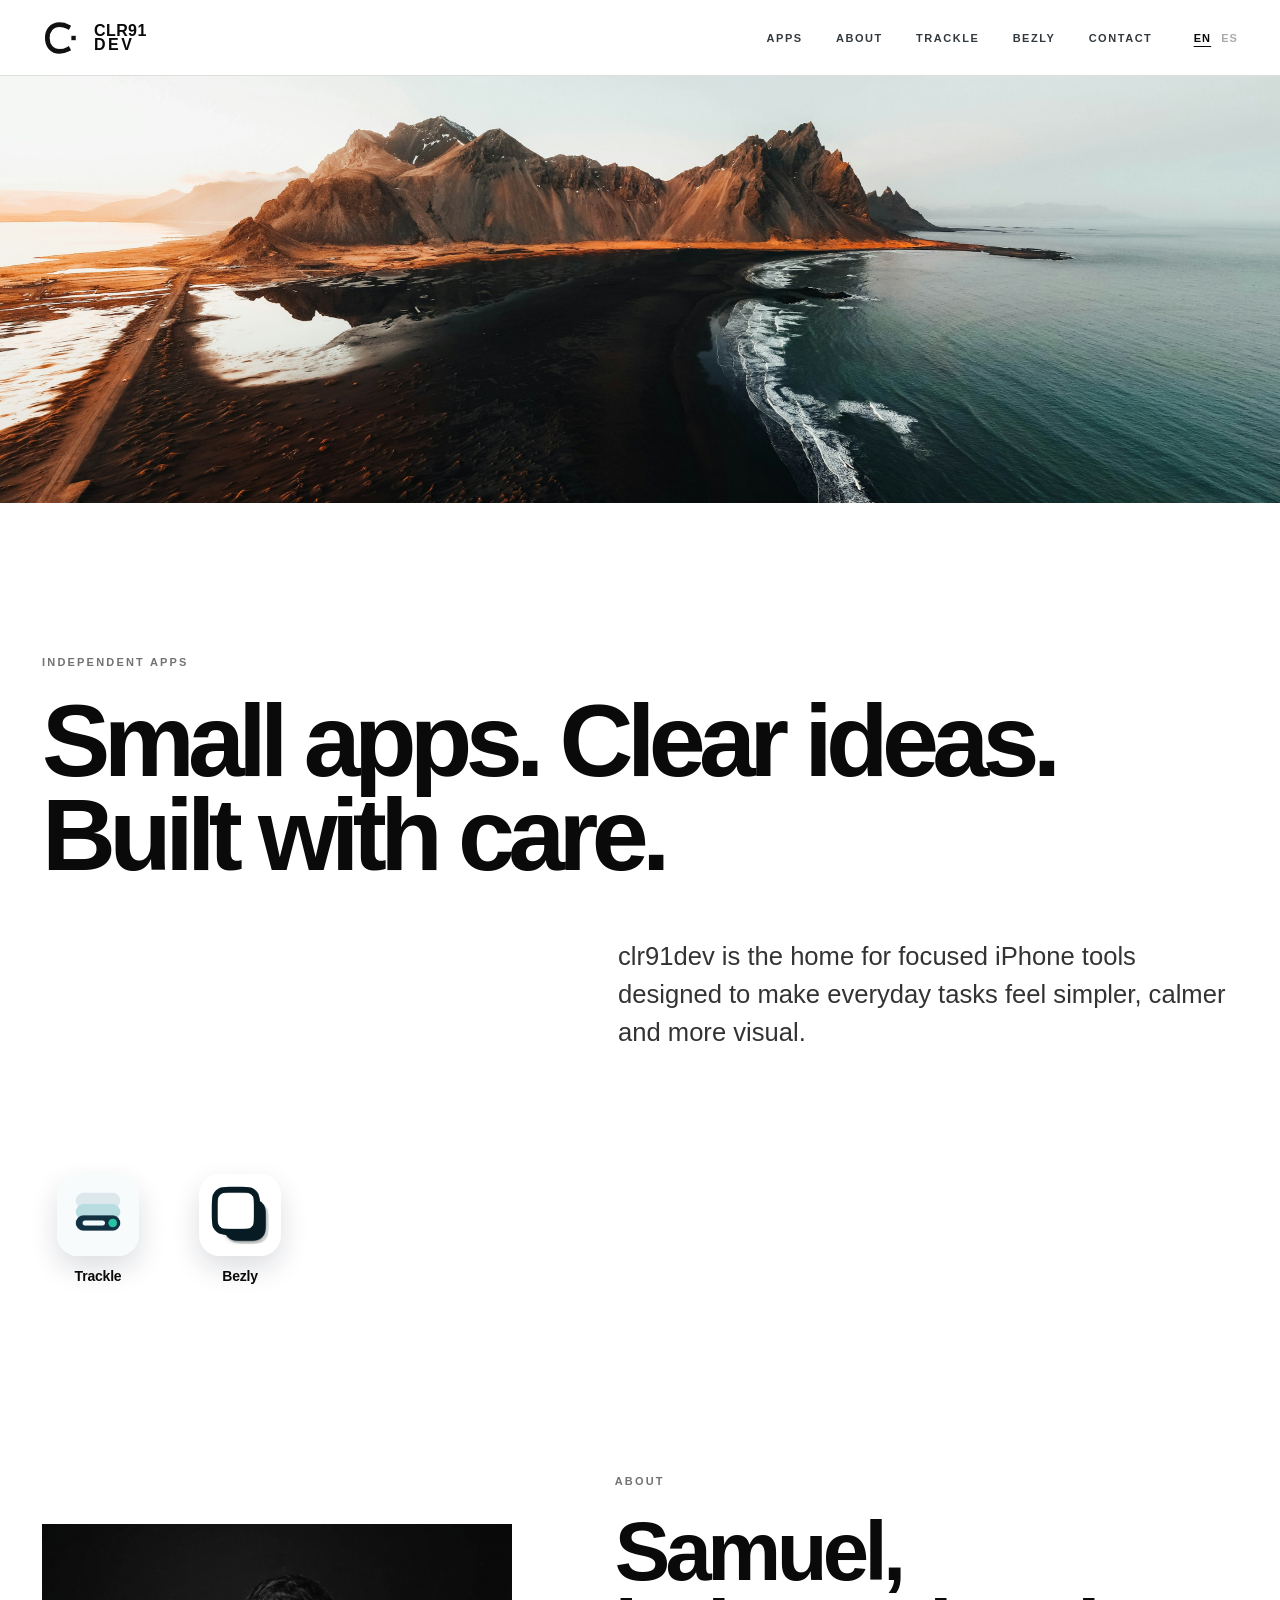
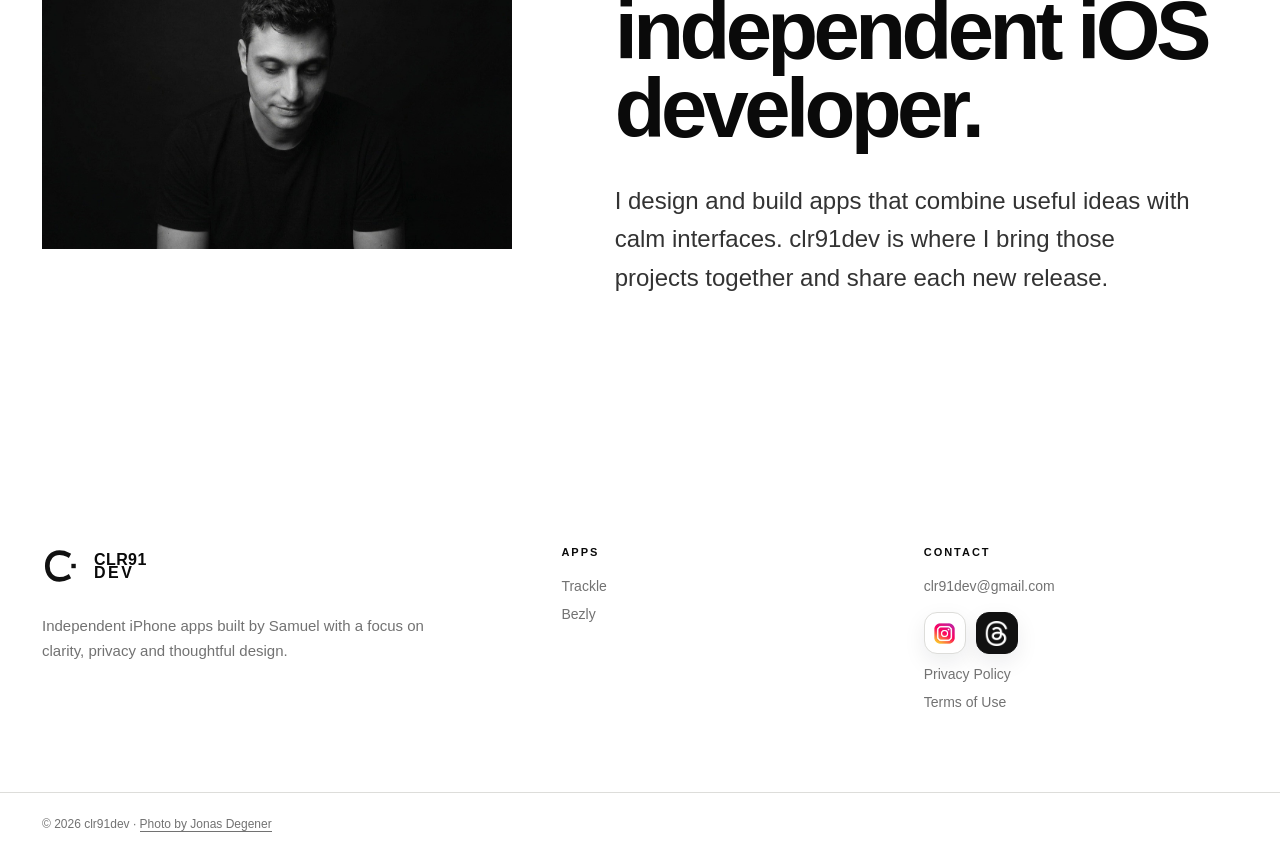
<file: index.html>
<!DOCTYPE html>
<html lang="en">
<head>
    <meta charset="UTF-8">
    <meta name="viewport" content="width=device-width, initial-scale=1.0">
    <title>clr91dev — Independent apps for iPhone</title>
    <meta name="description" content="Independent iPhone apps by clr91dev. Discover Trackle and Bezly.">
    <meta name="theme-color" content="#ffffff">

    <meta property="og:title" content="clr91dev — Independent apps for iPhone">
    <meta property="og:description" content="Focused, private tools for everyday life.">
    <meta property="og:type" content="website">
    <meta property="og:url" content="https://samuelclr91-del.github.io/Trackle/">
    <meta property="og:image" content="https://samuelclr91-del.github.io/Trackle/assets/clr91dev-header-4k.jpg">

    <link rel="icon" type="image/svg+xml" href="./assets/clr91dev-mark.svg">
    <link rel="apple-touch-icon" href="./assets/clr91dev-mark.png">

    <style>
        * {
            box-sizing: border-box;
            margin: 0;
            padding: 0;
        }

        :root {
            --ink: #0a0a0a;
            --paper: #ffffff;
            --quiet: #727272;
            --line: #ddddda;
            --mint: #2ac6a8;
            --navy: #0c1728;
            --max: 1380px;
        }

        html {
            scroll-behavior: smooth;
        }

        body {
            background: var(--paper);
            color: var(--ink);
            font-family: -apple-system, BlinkMacSystemFont, "Helvetica Neue", Arial, sans-serif;
            -webkit-font-smoothing: antialiased;
            text-rendering: optimizeLegibility;
        }

        body.menu-open {
            overflow: hidden;
        }

        a {
            color: inherit;
            text-decoration: none;
        }

        button {
            border: 0;
            background: none;
            color: inherit;
            font: inherit;
            cursor: pointer;
        }

        img {
            display: block;
            max-width: 100%;
        }

        .site-header {
            position: relative;
            z-index: 50;
            height: 76px;
            background: var(--paper);
        }

        .header-inner {
            width: min(100%, var(--max));
            height: 100%;
            margin: 0 auto;
            padding: 0 42px;
            display: flex;
            align-items: center;
            justify-content: space-between;
            gap: 34px;
        }

        .brand {
            display: inline-flex;
            align-items: center;
            gap: 12px;
            flex: none;
        }

        .brand img {
            width: 42px;
            height: 42px;
            border-radius: 12px;
        }

        .wordmark {
            display: grid;
            font-size: 16px;
            font-weight: 900;
            line-height: 0.82;
            letter-spacing: 0.025em;
            text-transform: uppercase;
        }

        .wordmark span:last-child {
            letter-spacing: 0.16em;
        }

        .desktop-nav {
            margin-left: auto;
            display: flex;
            align-items: center;
            gap: clamp(20px, 2.6vw, 38px);
        }

        .desktop-nav a,
        .language button {
            position: relative;
            padding: 8px 0;
            color: #292929;
            font-size: 11px;
            font-weight: 700;
            letter-spacing: 0.16em;
            text-transform: uppercase;
        }

        .desktop-nav a::after {
            content: "";
            position: absolute;
            right: 0;
            bottom: 3px;
            left: 0;
            height: 1px;
            background: currentColor;
            transform: scaleX(0);
            transform-origin: right;
            transition: transform .25s ease;
        }

        .desktop-nav a:hover::after,
        .desktop-nav a:focus-visible::after {
            transform: scaleX(1);
            transform-origin: left;
        }

        .language {
            display: flex;
            align-items: center;
            gap: 10px;
            padding-left: 8px;
        }

        .language button {
            color: #aaa;
        }

        .language button.active {
            color: var(--ink);
            text-decoration: underline;
            text-underline-offset: 4px;
        }

        .menu-button {
            display: none;
            width: 40px;
            height: 40px;
            align-items: center;
            justify-content: center;
            font-size: 20px;
        }

        .hero {
            position: relative;
            height: clamp(300px, 33.333vw, 620px);
            overflow: hidden;
            background: #e9eef2;
        }

        .hero-image {
            width: 100%;
            height: 100%;
            object-fit: cover;
            object-position: center 62%;
        }

        .intro,
        .about,
        .app-launcher,
        .footer-inner {
            width: min(100%, var(--max));
            margin: 0 auto;
            padding-right: 42px;
            padding-left: 42px;
        }

        .intro {
            padding-top: clamp(100px, 12vw, 180px);
            padding-bottom: clamp(64px, 8vw, 110px);
        }

        .section-label {
            margin-bottom: 26px;
            color: var(--quiet);
            font-size: 11px;
            font-weight: 800;
            letter-spacing: 0.2em;
            text-transform: uppercase;
        }

        .intro h1 {
            max-width: 1100px;
            font-size: clamp(54px, 8vw, 118px);
            line-height: .92;
            letter-spacing: -.065em;
            font-weight: 700;
        }

        .intro-copy {
            max-width: 620px;
            margin: 54px 0 0 auto;
            color: #333;
            font-size: clamp(18px, 2vw, 26px);
            line-height: 1.5;
        }

        .about {
            padding-bottom: clamp(110px, 14vw, 210px);
            display: grid;
            grid-template-columns: minmax(300px, .86fr) 1.14fr;
            gap: clamp(48px, 8vw, 130px);
            align-items: center;
        }

        .portrait-wrap {
            overflow: hidden;
            background: #ededeb;
        }

        .portrait-wrap img {
            width: 100%;
            height: auto;
        }

        .about-copy {
            max-width: 650px;
        }

        .about-copy h2 {
            font-size: clamp(46px, 6.5vw, 92px);
            line-height: .94;
            letter-spacing: -.055em;
            font-weight: 700;
        }

        .about-copy p:not(.section-label) {
            max-width: 580px;
            margin-top: 34px;
            color: #333;
            font-size: clamp(18px, 2vw, 24px);
            line-height: 1.6;
        }

        .app-launcher {
            display: flex;
            align-items: flex-start;
            gap: 30px;
            padding-top: 8px;
            padding-bottom: clamp(110px, 14vw, 210px);
        }

        .app-shortcut {
            display: grid;
            width: 112px;
            justify-items: center;
            gap: 12px;
            padding: 12px 10px;
            border-radius: 24px;
            text-align: center;
            transition: transform .2s ease, background .2s ease;
        }

        .app-shortcut:hover,
        .app-shortcut:focus-visible {
            transform: translateY(-3px);
            background: #f4f4f2;
        }

        .app-shortcut:focus-visible,
        .social-link:focus-visible {
            outline: 2px solid var(--ink);
            outline-offset: 4px;
        }

        .app-shortcut img {
            width: 82px;
            height: 82px;
            border-radius: 21px;
            object-fit: cover;
            box-shadow: 0 12px 28px rgba(12, 23, 40, .14);
        }

        .app-shortcut span {
            font-size: 14px;
            font-weight: 800;
            letter-spacing: -.015em;
        }

        footer {
            background: white;
        }

        .footer-inner {
            padding-top: 70px;
            padding-bottom: 70px;
            display: grid;
            grid-template-columns: 1.5fr 1fr 1fr;
            gap: 48px;
            border-bottom: 1px solid var(--line);
        }

        .footer-brand p {
            max-width: 390px;
            margin-top: 24px;
            color: var(--quiet);
            font-size: 15px;
            line-height: 1.65;
        }

        .footer-column h3 {
            margin-bottom: 20px;
            font-size: 11px;
            letter-spacing: .18em;
            text-transform: uppercase;
        }

        .footer-column a {
            display: block;
            width: fit-content;
            margin: 12px 0;
            color: var(--quiet);
            font-size: 14px;
        }

        .social-links {
            display: flex;
            align-items: center;
            gap: 10px;
            margin-top: 18px;
        }

        .footer-column .social-link {
            display: inline-grid;
            width: 42px;
            height: 42px;
            margin: 0;
            place-items: center;
            overflow: hidden;
            border: 1px solid var(--line);
            border-radius: 13px;
            background: white;
            box-shadow: 0 8px 22px rgba(12, 23, 40, .08);
            transition: transform .2s ease, box-shadow .2s ease;
        }

        .footer-column .social-link:hover {
            transform: translateY(-2px);
            box-shadow: 0 12px 26px rgba(12, 23, 40, .13);
        }

        .social-link img {
            width: 27px;
            height: 27px;
            object-fit: contain;
        }

        .social-link.threads {
            border-color: #111;
            background: #111;
        }

        .social-link.threads img {
            width: 25px;
            height: 25px;
        }

        .copyright {
            width: min(100%, var(--max));
            margin: 0 auto;
            padding: 24px 42px 34px;
            color: var(--quiet);
            font-size: 12px;
        }

        .copyright a {
            border-bottom: 1px solid currentColor;
        }

        @media (max-width: 900px) {
            .header-inner {
                padding: 0 20px;
            }

            .desktop-nav {
                position: fixed;
                inset: 76px 0 0;
                display: none;
                align-content: start;
                padding: 50px 24px;
                background: white;
            }

            .desktop-nav.open {
                display: grid;
            }

            .desktop-nav a {
                font-size: 28px;
                letter-spacing: -.02em;
                text-transform: none;
            }

            .desktop-nav .language {
                padding: 24px 0 0;
            }

            .menu-button {
                display: inline-flex;
            }

            .intro,
            .about,
            .app-launcher,
            .footer-inner {
                padding-right: 22px;
                padding-left: 22px;
            }

            .intro h1 {
                letter-spacing: -.05em;
            }

            .intro-copy {
                margin-left: 0;
            }

            .about {
                grid-template-columns: 1fr;
                gap: 48px;
            }

            .portrait-wrap {
                width: min(100%, 620px);
            }

            .app-launcher {
                justify-content: center;
                gap: 18px;
            }

            .footer-inner {
                grid-template-columns: 1fr 1fr;
            }

            .footer-brand {
                grid-column: 1 / -1;
            }

            .copyright {
                padding-right: 22px;
                padding-left: 22px;
            }
        }

        @media (prefers-reduced-motion: reduce) {
            html {
                scroll-behavior: auto;
            }

            *,
            *::before,
            *::after {
                transition-duration: .01ms !important;
            }
        }
    </style>
    <link rel="stylesheet" href="./assets/brand-system.css">
</head>
<body class="portfolio-home">
    <header class="site-header">
        <div class="header-inner">
            <a class="brand" href="#home" aria-label="clr91dev home">
                <img src="./assets/clr91dev-mark.svg" alt="">
                <span class="wordmark"><span>clr91</span><span>dev</span></span>
            </a>

            <nav class="desktop-nav" id="siteNav" aria-label="Primary navigation">
                <a href="#apps" data-i18n="nav.apps">Apps</a>
                <a href="#about" data-i18n="nav.about">About</a>
                <a href="./trackle/">Trackle</a>
                <a href="./bezly/">Bezly</a>
                <a href="#contact" data-i18n="nav.contact">Contact</a>
                <div class="language" aria-label="Language">
                    <button class="active" data-lang="en">EN</button>
                    <button data-lang="es">ES</button>
                </div>
            </nav>

            <button class="menu-button" id="menuButton" aria-label="Open menu" aria-expanded="false">☰</button>
        </div>
    </header>

    <main>
        <section class="hero" id="home" aria-label="Iceland landscape">
            <img
                class="hero-image"
                src="./assets/clr91dev-header-4k.jpg"
                alt="Vestrahorn mountain and black sand beach in Iceland"
            >
        </section>

        <section class="intro">
            <p class="section-label" data-i18n="intro.label">Independent apps</p>
            <h1 data-i18n="intro.title">Small apps. Clear ideas. Built with care.</h1>
            <p class="intro-copy" data-i18n="intro.text">clr91dev is the home for focused iPhone tools designed to make everyday tasks feel simpler, calmer and more visual.</p>
        </section>

        <section class="app-launcher" id="apps" aria-label="Apps">
            <a class="app-shortcut" href="./trackle/" aria-label="View Trackle details">
                <img src="./assets/trackle-app-icon.png" alt="">
                <span>Trackle</span>
            </a>
            <a class="app-shortcut" href="./bezly/" aria-label="View Bezly details">
                <img src="./bezly/assets/bezly-app-icon.jpg" alt="">
                <span>Bezly</span>
            </a>
        </section>

        <section class="about" id="about">
            <figure class="portrait-wrap">
                <img src="./assets/samuel-portrait-v2.jpg" alt="Portrait of Samuel" loading="lazy">
            </figure>
            <div class="about-copy">
                <p class="section-label" data-i18n="about.label">About</p>
                <h2 data-i18n="about.title">Samuel, independent iOS developer.</h2>
                <p data-i18n="about.text">I design and build apps that combine useful ideas with calm interfaces. clr91dev is where I bring those projects together and share each new release.</p>
            </div>
        </section>

    </main>

    <footer id="contact">
        <div class="footer-inner">
            <div class="footer-brand">
                <a class="brand" href="#home">
                    <img src="./assets/clr91dev-mark.svg" alt="">
                    <span class="wordmark"><span>clr91</span><span>dev</span></span>
                </a>
                <p data-i18n="footer.text">Independent iPhone apps built by Samuel with a focus on clarity, privacy and thoughtful design.</p>
            </div>
            <div class="footer-column">
                <h3 data-i18n="footer.apps">Apps</h3>
                <a href="./trackle/">Trackle</a>
                <a href="./bezly/">Bezly</a>
            </div>
            <div class="footer-column">
                <h3 data-i18n="footer.contact">Contact</h3>
                <a href="mailto:clr91dev@gmail.com">clr91dev@gmail.com</a>
                <div class="social-links" aria-label="Social media">
                    <a class="social-link instagram" href="https://www.instagram.com/clr91dev/" target="_blank" rel="noopener noreferrer" aria-label="clr91dev on Instagram" title="Instagram">
                        <img src="./assets/instagram.png" alt="">
                    </a>
                    <a class="social-link threads" href="https://www.threads.com/@samuclr91" target="_blank" rel="noopener noreferrer" aria-label="samuclr91 on Threads" title="Threads">
                        <img src="./assets/threads.png" alt="">
                    </a>
                </div>
                <a href="./privacy/" data-i18n="footer.privacy">Privacy Policy</a>
                <a href="./terms/" data-i18n="footer.terms">Terms of Use</a>
            </div>
        </div>
        <div class="copyright">© 2026 clr91dev · <a href="https://unsplash.com/photos/a-black-sand-beach-meets-the-ocean-and-mountains-JIvq1eW9jUg" target="_blank" rel="noopener">Photo by Jonas Degener</a></div>
    </footer>

    <script>
        const translations = {
            en: {
                "nav.apps": "Apps",
                "nav.about": "About",
                "nav.contact": "Contact",
                "intro.label": "Independent apps",
                "intro.title": "Small apps. Clear ideas. Built with care.",
                "intro.text": "clr91dev is the home for focused iPhone tools designed to make everyday tasks feel simpler, calmer and more visual.",
                "about.label": "About",
                "about.title": "Samuel, independent iOS developer.",
                "about.text": "I design and build apps that combine useful ideas with calm interfaces. clr91dev is where I bring those projects together and share each new release.",
                "trackle.status": "01 · Available on App Store",
                "trackle.text": "Subscriptions, renewals and spending insights in one clear private dashboard.",
                "trackle.link": "Explore Trackle",
                "bezly.status": "02 · Available on App Store",
                "bezly.text": "Create polished device mockups, videos and launch assets directly from your iPhone.",
                "bezly.link": "Explore Bezly",
                "features.label": "Inside Trackle",
                "features.title": "Know what renews. Understand what you spend.",
                "features.calendar.title": "A visual renewal calendar",
                "features.calendar.text": "See upcoming charges, busy months and service icons before each payment arrives.",
                "features.stats.title": "Clear spending statistics",
                "features.stats.text": "Compare monthly and annual totals and understand every category without spreadsheets.",
                "features.ai.title": "A private AI assistant",
                "features.ai.text": "Ask what renews soon, what costs the most and where you may be able to save.",
                "closing.title": "Your subscriptions, finally clear.",
                "closing.link": "Open App Store",
                "footer.text": "Independent iPhone apps built by Samuel with a focus on clarity, privacy and thoughtful design.",
                "footer.apps": "Apps",
                "footer.contact": "Contact",
                "footer.privacy": "Privacy Policy",
                "footer.terms": "Terms of Use"
            },
            es: {
                "nav.apps": "Apps",
                "nav.about": "Sobre mí",
                "nav.contact": "Contacto",
                "intro.label": "Apps independientes",
                "intro.title": "Apps pequeñas. Ideas claras. Hechas con cuidado.",
                "intro.text": "clr91dev es el hogar de herramientas para iPhone diseñadas para hacer las tareas cotidianas más sencillas, tranquilas y visuales.",
                "about.label": "Sobre mí",
                "about.title": "Samuel, desarrollador iOS independiente.",
                "about.text": "Diseño y desarrollo apps que combinan ideas útiles con interfaces tranquilas. clr91dev es el lugar donde reúno estos proyectos y comparto cada nuevo lanzamiento.",
                "trackle.status": "01 · Disponible en App Store",
                "trackle.text": "Suscripciones, renovaciones y estadísticas de gasto en un panel privado y claro.",
                "trackle.link": "Explorar Trackle",
                "bezly.status": "02 · Disponible en App Store",
                "bezly.text": "Crea mockups de dispositivos, vídeos y recursos de lanzamiento directamente desde tu iPhone.",
                "bezly.link": "Explorar Bezly",
                "features.label": "Dentro de Trackle",
                "features.title": "Sabe qué renueva. Entiende cuánto gastas.",
                "features.calendar.title": "Un calendario visual de renovaciones",
                "features.calendar.text": "Consulta próximos cobros, meses con más pagos e iconos de servicios antes de cada cargo.",
                "features.stats.title": "Estadísticas de gasto claras",
                "features.stats.text": "Compara totales mensuales y anuales y entiende cada categoría sin hojas de cálculo.",
                "features.ai.title": "Un asistente IA privado",
                "features.ai.text": "Pregunta qué renueva pronto, qué cuesta más y dónde podrías ahorrar.",
                "closing.title": "Tus suscripciones, por fin claras.",
                "closing.link": "Abrir App Store",
                "footer.text": "Apps independientes para iPhone creadas por Samuel con atención a la claridad, la privacidad y el diseño.",
                "footer.apps": "Apps",
                "footer.contact": "Contacto",
                "footer.privacy": "Política de privacidad",
                "footer.terms": "Términos de uso"
            }
        };

        let currentLanguage = "en";
        const menuButton = document.getElementById("menuButton");
        const siteNav = document.getElementById("siteNav");

        function initialLanguage() {
            try {
                const saved = localStorage.getItem("clr91dev-site-language");
                if (saved === "en" || saved === "es") return saved;
            } catch (_) {}
            return (navigator.language || "en").toLowerCase().startsWith("es") ? "es" : "en";
        }

        function applyLanguage(language) {
            currentLanguage = language;
            document.documentElement.lang = language;
            const dictionary = translations[language] || translations.en;

            document.querySelectorAll("[data-i18n]").forEach((node) => {
                const key = node.dataset.i18n;
                if (dictionary[key]) node.textContent = dictionary[key];
            });

            document.querySelectorAll("[data-localized-image]").forEach((image) => {
                const source = image.dataset[language === "es" ? "srcEs" : "srcEn"];
                if (source) image.src = source;
            });

            document.querySelectorAll("[data-lang]").forEach((button) => {
                button.classList.toggle("active", button.dataset.lang === language);
            });

            try {
                localStorage.setItem("clr91dev-site-language", language);
            } catch (_) {}

        }

        document.querySelectorAll("[data-lang]").forEach((button) => {
            button.addEventListener("click", () => applyLanguage(button.dataset.lang));
        });

        menuButton.addEventListener("click", () => {
            const open = siteNav.classList.toggle("open");
            document.body.classList.toggle("menu-open", open);
            menuButton.setAttribute("aria-expanded", String(open));
            menuButton.textContent = open ? "×" : "☰";
        });

        siteNav.querySelectorAll("a").forEach((link) => {
            link.addEventListener("click", () => {
                siteNav.classList.remove("open");
                document.body.classList.remove("menu-open");
                menuButton.setAttribute("aria-expanded", "false");
                menuButton.textContent = "☰";
            });
        });

        applyLanguage(initialLanguage());
    </script>
</body>
</html>
</file>
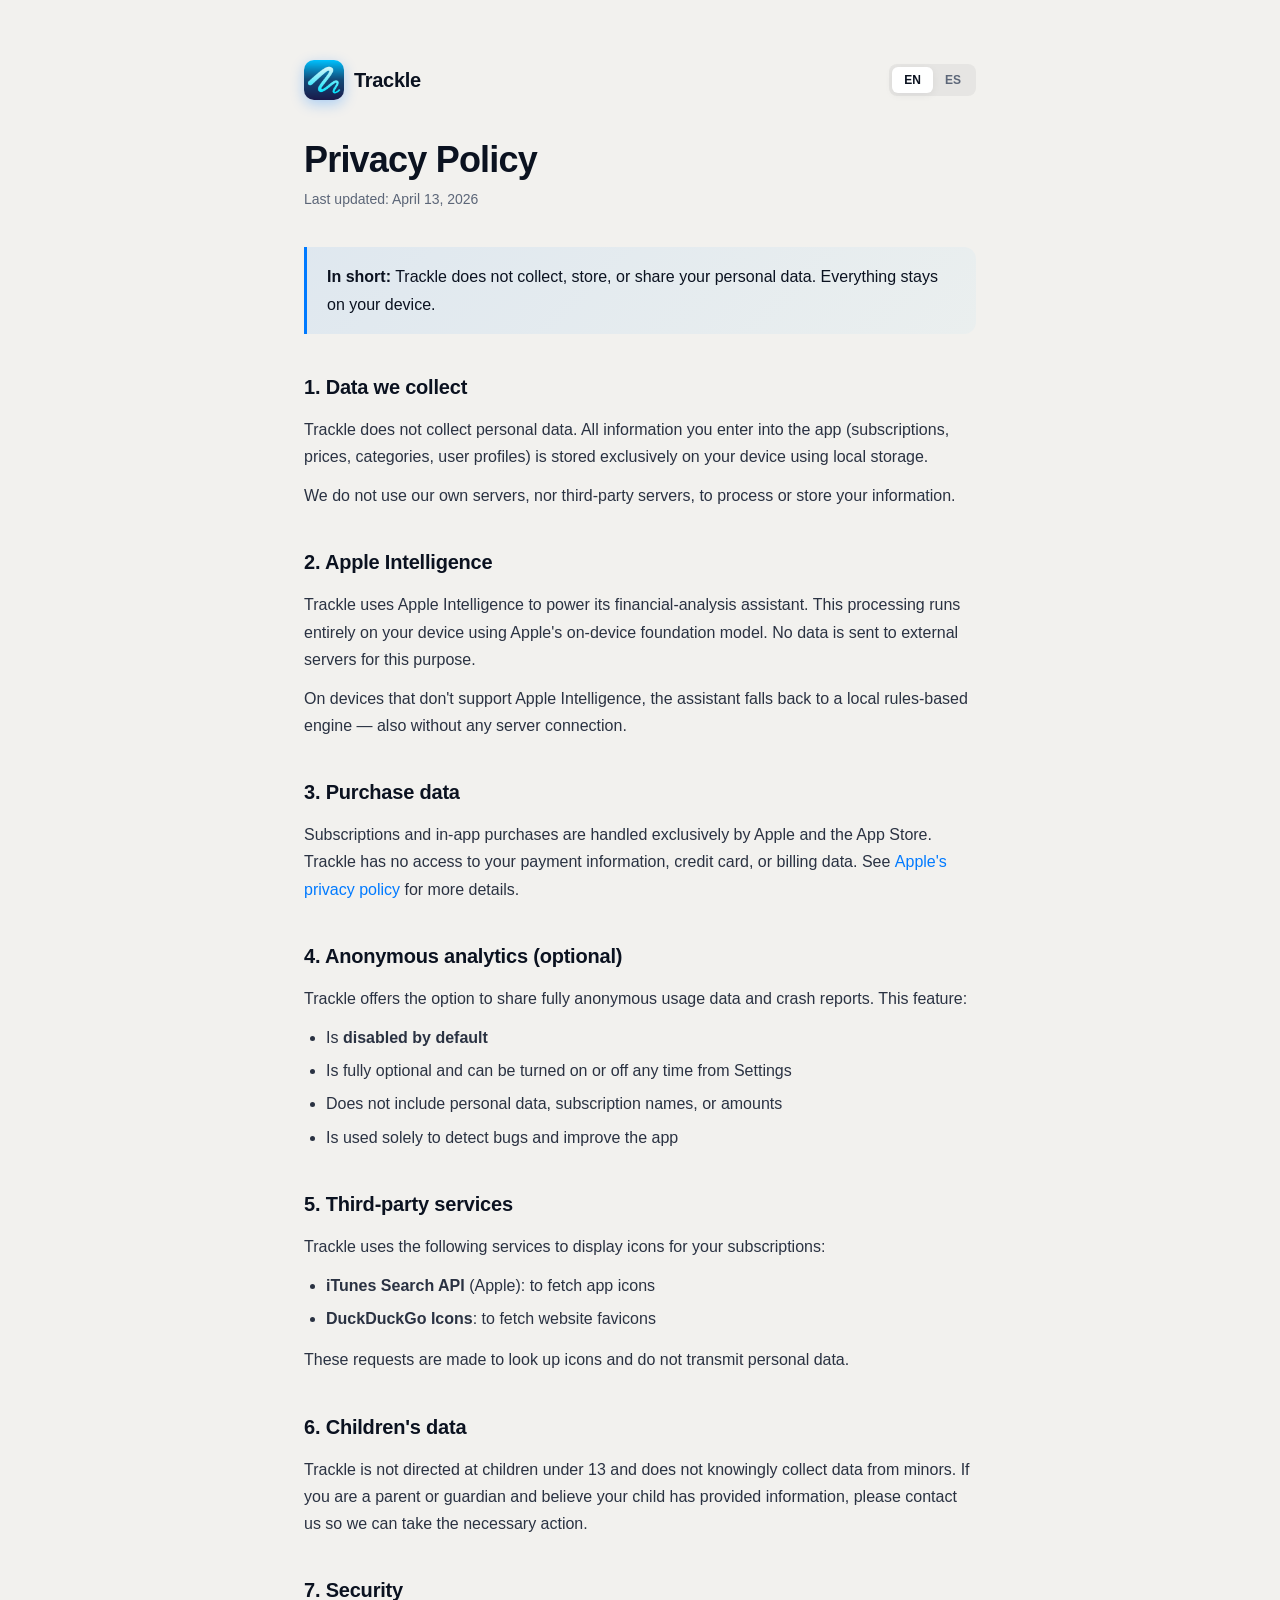
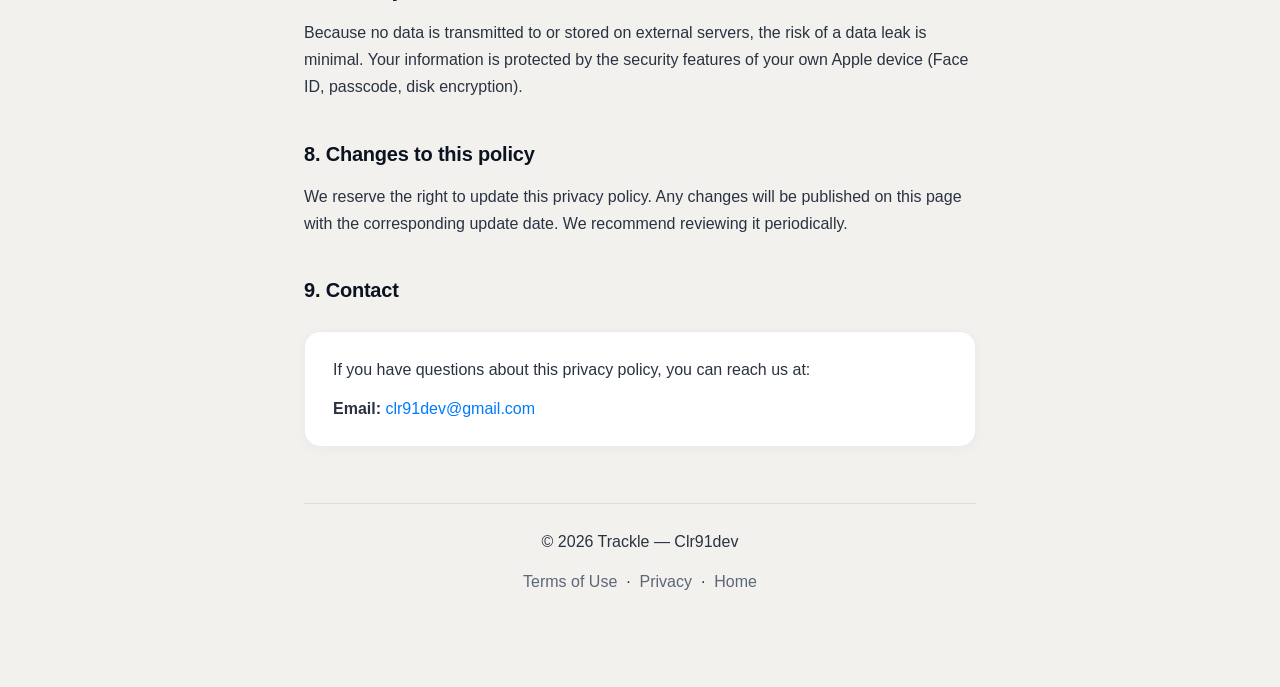
<file: privacy/index.html>
<!DOCTYPE html>
<html lang="en">
<head>
    <meta charset="UTF-8">
    <meta name="viewport" content="width=device-width, initial-scale=1.0">
    <title>Trackle — Privacy Policy</title>
    <meta name="theme-color" content="#007AFF">
    <link rel="icon" href="../assets/trackle-logo.png">
    <style>
        * { margin: 0; padding: 0; box-sizing: border-box; }
        :root {
            --accent: #007AFF;
            --accent-light: #5AC8FA;
            --bg: #F2F1EE;
            --text: #0B1220;
            --text-muted: #5C6678;
            --border: rgba(11, 18, 32, 0.08);
        }
        body {
            font-family: -apple-system, BlinkMacSystemFont, 'SF Pro Text', 'Helvetica Neue', sans-serif;
            background: var(--bg);
            color: var(--text);
            line-height: 1.7;
            -webkit-font-smoothing: antialiased;
        }
        .container { max-width: 720px; margin: 0 auto; padding: 60px 24px 80px; }
        .top {
            display: flex;
            align-items: center;
            justify-content: space-between;
            margin-bottom: 40px;
            flex-wrap: wrap;
            gap: 16px;
        }
        .logo { display: flex; align-items: center; gap: 10px; }
        .logo-icon {
            width: 40px; height: 40px;
            border-radius: 10px;
            display: block;
            object-fit: cover;
            box-shadow: 0 4px 14px rgba(0, 122, 255, 0.3);
        }
        .logo-text { font-size: 20px; font-weight: 700; letter-spacing: -0.3px; color: var(--text); text-decoration: none; }
        .lang-toggle {
            display: flex;
            background: rgba(11, 18, 32, 0.05);
            border-radius: 8px;
            padding: 3px;
        }
        .lang-toggle button {
            padding: 6px 12px;
            font-family: inherit;
            font-size: 12px;
            font-weight: 600;
            color: var(--text-muted);
            background: none;
            border: none;
            border-radius: 6px;
            cursor: pointer;
        }
        .lang-toggle button.active {
            background: white;
            color: var(--text);
            box-shadow: 0 2px 8px rgba(11, 18, 32, 0.06);
        }
        h1 { font-size: 36px; font-weight: 800; letter-spacing: -0.8px; margin-bottom: 8px; line-height: 1.1; }
        .date { font-size: 14px; color: var(--text-muted); margin-bottom: 36px; }
        h2 {
            font-size: 20px;
            font-weight: 700;
            margin-top: 36px;
            margin-bottom: 12px;
            letter-spacing: -0.2px;
        }
        h3 { font-size: 16px; font-weight: 700; margin-top: 18px; margin-bottom: 8px; }
        p, li { font-size: 16px; color: #2a3242; margin-bottom: 12px; }
        ul { padding-left: 22px; margin-bottom: 14px; }
        li { margin-bottom: 6px; }
        .card {
            background: white;
            border-radius: 16px;
            padding: 24px 28px;
            margin: 24px 0;
            box-shadow: 0 2px 12px rgba(11, 18, 32, 0.04);
            border: 1px solid var(--border);
        }
        .card p:last-child { margin-bottom: 0; }
        .highlight {
            background: linear-gradient(135deg, rgba(0, 122, 255, 0.08), rgba(90, 200, 250, 0.05));
            border-left: 3px solid var(--accent);
            padding: 16px 20px;
            border-radius: 0 12px 12px 0;
            margin: 20px 0;
        }
        .highlight p { margin-bottom: 0; color: var(--text); }
        a { color: var(--accent); text-decoration: none; font-weight: 500; }
        a:hover { text-decoration: underline; }
        .footer {
            margin-top: 56px;
            padding-top: 24px;
            border-top: 1px solid var(--border);
            font-size: 13px;
            color: var(--text-muted);
            text-align: center;
        }
        .footer a { color: var(--text-muted); }
        @media (max-width: 480px) {
            .container { padding: 36px 18px 60px; }
            h1 { font-size: 28px; }
        }
    </style>
</head>
<body>
    <div class="container">
        <div class="top">
            <a href="../" class="logo" style="text-decoration:none;">
                <img class="logo-icon" src="../assets/trackle-logo.png" alt="">
                <span class="logo-text">Trackle</span>
            </a>
            <div class="lang-toggle" role="group" aria-label="Language">
                <button data-lang="en" class="active">EN</button>
                <button data-lang="es">ES</button>
            </div>
        </div>

        <h1 data-i18n="title">Privacy Policy</h1>
        <p class="date"><span data-i18n="updated">Last updated:</span> <span data-i18n="date">April 13, 2026</span></p>

        <div class="highlight">
            <p><strong data-i18n="summary.label">In short:</strong> <span data-i18n="summary.body">Trackle does not collect, store, or share your personal data. Everything stays on your device.</span></p>
        </div>

        <h2 data-i18n="s1.title">1. Data we collect</h2>
        <p data-i18n="s1.p1">Trackle does not collect personal data. All information you enter into the app (subscriptions, prices, categories, user profiles) is stored exclusively on your device using local storage.</p>
        <p data-i18n="s1.p2">We do not use our own servers, nor third-party servers, to process or store your information.</p>

        <h2 data-i18n="s2.title">2. Apple Intelligence</h2>
        <p data-i18n="s2.p1">Trackle uses Apple Intelligence to power its financial-analysis assistant. This processing runs entirely on your device using Apple's on-device foundation model. No data is sent to external servers for this purpose.</p>
        <p data-i18n="s2.p2">On devices that don't support Apple Intelligence, the assistant falls back to a local rules-based engine — also without any server connection.</p>

        <h2 data-i18n="s3.title">3. Purchase data</h2>
        <p data-i18n="s3.p1">Subscriptions and in-app purchases are handled exclusively by Apple and the App Store. Trackle has no access to your payment information, credit card, or billing data. See <a href="https://www.apple.com/legal/privacy/" target="_blank" rel="noopener">Apple's privacy policy</a> for more details.</p>

        <h2 data-i18n="s4.title">4. Anonymous analytics (optional)</h2>
        <p data-i18n="s4.p1">Trackle offers the option to share fully anonymous usage data and crash reports. This feature:</p>
        <ul>
            <li><span data-i18n="s4.li1.a">Is</span> <strong data-i18n="s4.li1.b">disabled by default</strong></li>
            <li data-i18n="s4.li2">Is fully optional and can be turned on or off any time from Settings</li>
            <li data-i18n="s4.li3">Does not include personal data, subscription names, or amounts</li>
            <li data-i18n="s4.li4">Is used solely to detect bugs and improve the app</li>
        </ul>

        <h2 data-i18n="s5.title">5. Third-party services</h2>
        <p data-i18n="s5.p1">Trackle uses the following services to display icons for your subscriptions:</p>
        <ul>
            <li><strong>iTunes Search API</strong> <span data-i18n="s5.li1">(Apple): to fetch app icons</span></li>
            <li><strong>DuckDuckGo Icons</strong><span data-i18n="s5.li2">: to fetch website favicons</span></li>
        </ul>
        <p data-i18n="s5.p2">These requests are made to look up icons and do not transmit personal data.</p>

        <h2 data-i18n="s6.title">6. Children's data</h2>
        <p data-i18n="s6.p1">Trackle is not directed at children under 13 and does not knowingly collect data from minors. If you are a parent or guardian and believe your child has provided information, please contact us so we can take the necessary action.</p>

        <h2 data-i18n="s7.title">7. Security</h2>
        <p data-i18n="s7.p1">Because no data is transmitted to or stored on external servers, the risk of a data leak is minimal. Your information is protected by the security features of your own Apple device (Face ID, passcode, disk encryption).</p>

        <h2 data-i18n="s8.title">8. Changes to this policy</h2>
        <p data-i18n="s8.p1">We reserve the right to update this privacy policy. Any changes will be published on this page with the corresponding update date. We recommend reviewing it periodically.</p>

        <h2 data-i18n="s9.title">9. Contact</h2>
        <div class="card">
            <p data-i18n="s9.p1">If you have questions about this privacy policy, you can reach us at:</p>
            <p><strong data-i18n="s9.email">Email:</strong> <a href="mailto:clr91dev@gmail.com">clr91dev@gmail.com</a></p>
        </div>

        <div class="footer">
            <p>&copy; 2026 Trackle — Clr91dev</p>
            <p style="margin-top: 8px;">
                <a href="../terms.html" data-i18n="footer.terms">Terms of Use</a> &nbsp;·&nbsp;
                <a href="../privacy.html" data-i18n="footer.privacy">Privacy</a> &nbsp;·&nbsp;
                <a href="../" data-i18n="footer.home">Home</a>
            </p>
        </div>
    </div>

    <script>
        const t = {
            en: {}, // English values are already in the HTML
            es: {
                'title': 'Política de Privacidad',
                'updated': 'Última actualización:',
                'date': '13 de abril de 2026',
                'summary.label': 'En resumen:',
                'summary.body': 'Trackle no recopila, almacena ni comparte tus datos personales. Todo permanece en tu dispositivo.',

                's1.title': '1. Datos que recopilamos',
                's1.p1': 'Trackle no recopila datos personales. Toda la información que introduces en la app (suscripciones, precios, categorías, perfiles de usuario) se almacena exclusivamente en tu dispositivo mediante almacenamiento local.',
                's1.p2': 'No utilizamos servidores propios ni de terceros para procesar o almacenar tu información.',

                's2.title': '2. Apple Intelligence',
                's2.p1': 'Trackle utiliza Apple Intelligence para potenciar su asistente de análisis financiero. Este procesamiento se realiza íntegramente en tu dispositivo mediante el modelo fundacional on-device de Apple. Ningún dato se envía a servidores externos para este fin.',
                's2.p2': 'En dispositivos no compatibles con Apple Intelligence, el asistente funciona con un motor local basado en reglas, igualmente sin conexión a servidores.',

                's3.title': '3. Datos de compra',
                's3.p1': 'Las suscripciones y compras dentro de la app se gestionan exclusivamente a través de Apple y el App Store. Trackle no tiene acceso a tu información de pago, tarjeta de crédito ni datos de facturación. Puedes consultar la <a href="https://www.apple.com/legal/privacy/" target="_blank" rel="noopener">política de privacidad de Apple</a> para más información.',

                's4.title': '4. Análisis anónimos (opcional)',
                's4.p1': 'Trackle ofrece la opción de compartir datos de uso completamente anónimos y registros de errores. Esta función:',
                's4.li1.a': 'Está',
                's4.li1.b': 'desactivada por defecto',
                's4.li2': 'Es totalmente opcional y puedes activarla o desactivarla en cualquier momento desde Ajustes',
                's4.li3': 'No incluye datos personales, nombres de suscripciones ni importes',
                's4.li4': 'Se utiliza exclusivamente para detectar fallos y mejorar la app',

                's5.title': '5. Servicios de terceros',
                's5.p1': 'Trackle utiliza los siguientes servicios para mostrar iconos de tus suscripciones:',
                's5.li1': '(Apple): para obtener iconos de apps',
                's5.li2': ': para obtener favicons de sitios web',
                's5.p2': 'Estas peticiones se realizan para buscar iconos y no transmiten datos personales.',

                's6.title': '6. Datos de menores',
                's6.p1': 'Trackle no está dirigida a menores de 13 años y no recopila conscientemente datos de menores. Si eres padre o tutor y crees que tu hijo ha proporcionado información, contacta con nosotros para que podamos tomar las medidas necesarias.',

                's7.title': '7. Seguridad',
                's7.p1': 'Al no transmitir ni almacenar datos en servidores externos, el riesgo de filtración de datos es mínimo. Tu información queda protegida por las medidas de seguridad de tu propio dispositivo Apple (Face ID, código de acceso, cifrado de disco).',

                's8.title': '8. Cambios en esta política',
                's8.p1': 'Nos reservamos el derecho de actualizar esta política de privacidad. Cualquier cambio será publicado en esta página con la fecha de actualización correspondiente. Te recomendamos revisarla periódicamente.',

                's9.title': '9. Contacto',
                's9.p1': 'Si tienes preguntas sobre esta política de privacidad, puedes contactarnos en:',
                's9.email': 'Email:',

                'footer.terms': 'Términos de uso',
                'footer.privacy': 'Privacidad',
                'footer.home': 'Inicio'
            }
        };

        // Save the original English text on first load so we can restore it.
        const originals = {};
        document.querySelectorAll('[data-i18n]').forEach(el => {
            originals[el.getAttribute('data-i18n')] = el.innerHTML;
        });

        function applyLang(lang) {
            const dict = lang === 'es' ? t.es : null;
            document.documentElement.lang = lang;
            document.querySelectorAll('[data-i18n]').forEach(el => {
                const key = el.getAttribute('data-i18n');
                if (dict && dict[key]) {
                    el.innerHTML = dict[key];
                } else {
                    el.innerHTML = originals[key];
                }
            });
            document.querySelectorAll('.lang-toggle button').forEach(btn => {
                btn.classList.toggle('active', btn.dataset.lang === lang);
            });
            try { localStorage.setItem('trackle.lang', lang); } catch (_) {}
        }

        function detectLang() {
            try {
                const saved = localStorage.getItem('trackle.lang');
                if (saved === 'en' || saved === 'es') return saved;
            } catch (_) {}
            return (navigator.language || 'en').toLowerCase().startsWith('es') ? 'es' : 'en';
        }

        document.querySelectorAll('.lang-toggle button').forEach(btn => {
            btn.addEventListener('click', () => applyLang(btn.dataset.lang));
        });

        applyLang(detectLang());
    </script>
</body>
</html>
</file>
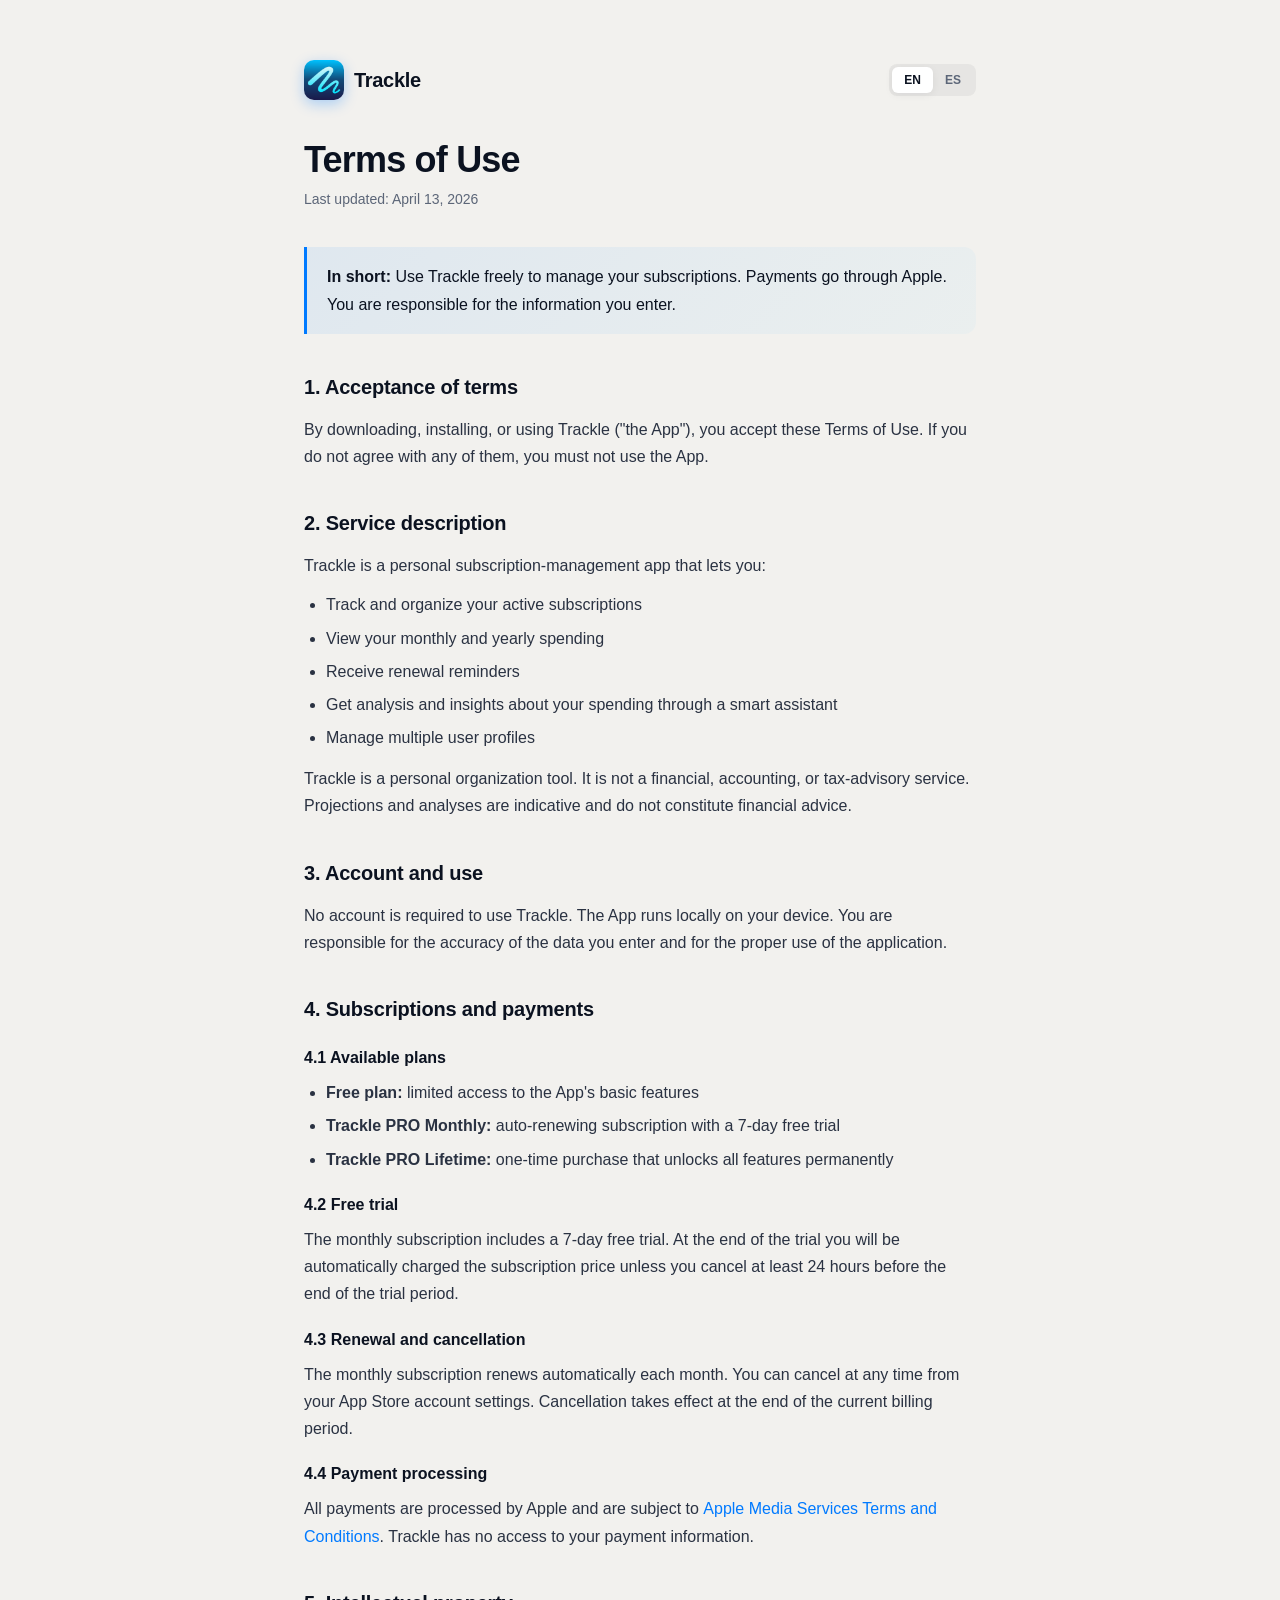
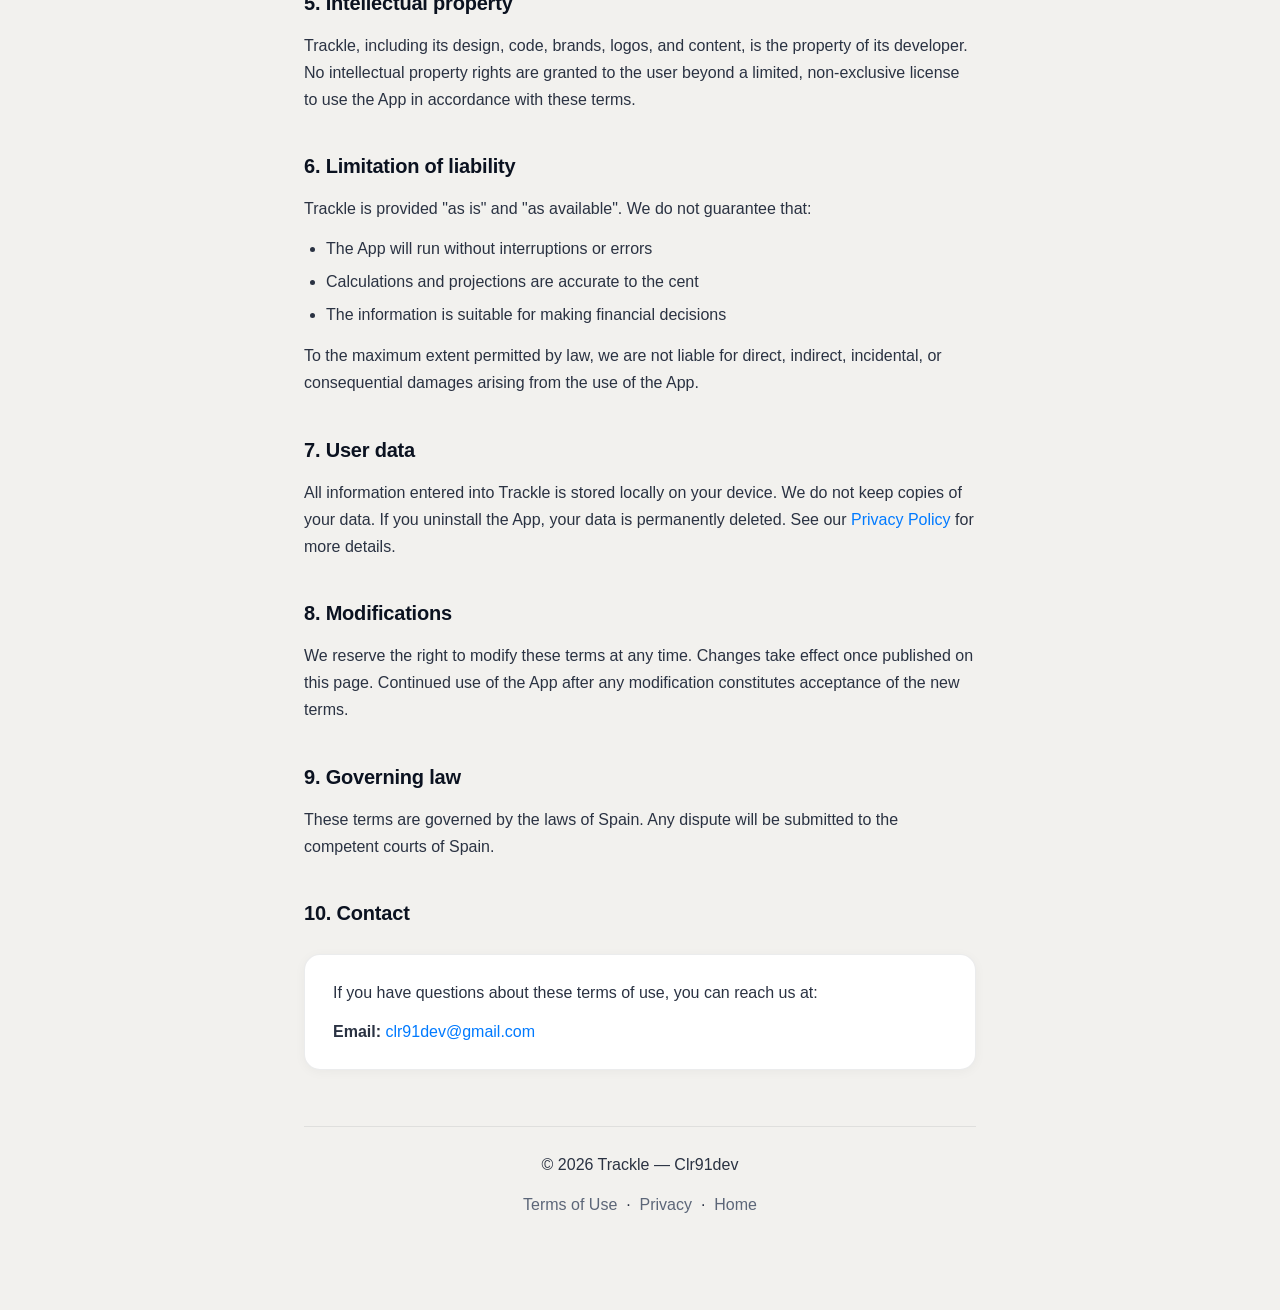
<file: terms/index.html>
<!DOCTYPE html>
<html lang="en">
<head>
    <meta charset="UTF-8">
    <meta name="viewport" content="width=device-width, initial-scale=1.0">
    <title>Trackle — Terms of Use</title>
    <meta name="theme-color" content="#007AFF">
    <link rel="icon" href="../assets/trackle-logo.png">
    <style>
        * { margin: 0; padding: 0; box-sizing: border-box; }
        :root {
            --accent: #007AFF;
            --accent-light: #5AC8FA;
            --bg: #F2F1EE;
            --text: #0B1220;
            --text-muted: #5C6678;
            --border: rgba(11, 18, 32, 0.08);
        }
        body {
            font-family: -apple-system, BlinkMacSystemFont, 'SF Pro Text', 'Helvetica Neue', sans-serif;
            background: var(--bg);
            color: var(--text);
            line-height: 1.7;
            -webkit-font-smoothing: antialiased;
        }
        .container { max-width: 720px; margin: 0 auto; padding: 60px 24px 80px; }
        .top {
            display: flex;
            align-items: center;
            justify-content: space-between;
            margin-bottom: 40px;
            flex-wrap: wrap;
            gap: 16px;
        }
        .logo { display: flex; align-items: center; gap: 10px; }
        .logo-icon {
            width: 40px; height: 40px;
            border-radius: 10px;
            display: block;
            object-fit: cover;
            box-shadow: 0 4px 14px rgba(0, 122, 255, 0.3);
        }
        .logo-text { font-size: 20px; font-weight: 700; letter-spacing: -0.3px; color: var(--text); text-decoration: none; }
        .lang-toggle {
            display: flex;
            background: rgba(11, 18, 32, 0.05);
            border-radius: 8px;
            padding: 3px;
        }
        .lang-toggle button {
            padding: 6px 12px;
            font-family: inherit;
            font-size: 12px;
            font-weight: 600;
            color: var(--text-muted);
            background: none;
            border: none;
            border-radius: 6px;
            cursor: pointer;
        }
        .lang-toggle button.active {
            background: white;
            color: var(--text);
            box-shadow: 0 2px 8px rgba(11, 18, 32, 0.06);
        }
        h1 { font-size: 36px; font-weight: 800; letter-spacing: -0.8px; margin-bottom: 8px; line-height: 1.1; }
        .date { font-size: 14px; color: var(--text-muted); margin-bottom: 36px; }
        h2 {
            font-size: 20px;
            font-weight: 700;
            margin-top: 36px;
            margin-bottom: 12px;
            letter-spacing: -0.2px;
        }
        h3 { font-size: 16px; font-weight: 700; margin-top: 18px; margin-bottom: 8px; }
        p, li { font-size: 16px; color: #2a3242; margin-bottom: 12px; }
        ul { padding-left: 22px; margin-bottom: 14px; }
        li { margin-bottom: 6px; }
        .card {
            background: white;
            border-radius: 16px;
            padding: 24px 28px;
            margin: 24px 0;
            box-shadow: 0 2px 12px rgba(11, 18, 32, 0.04);
            border: 1px solid var(--border);
        }
        .card p:last-child { margin-bottom: 0; }
        .highlight {
            background: linear-gradient(135deg, rgba(0, 122, 255, 0.08), rgba(90, 200, 250, 0.05));
            border-left: 3px solid var(--accent);
            padding: 16px 20px;
            border-radius: 0 12px 12px 0;
            margin: 20px 0;
        }
        .highlight p { margin-bottom: 0; color: var(--text); }
        a { color: var(--accent); text-decoration: none; font-weight: 500; }
        a:hover { text-decoration: underline; }
        .footer {
            margin-top: 56px;
            padding-top: 24px;
            border-top: 1px solid var(--border);
            font-size: 13px;
            color: var(--text-muted);
            text-align: center;
        }
        .footer a { color: var(--text-muted); }
        @media (max-width: 480px) {
            .container { padding: 36px 18px 60px; }
            h1 { font-size: 28px; }
        }
    </style>
</head>
<body>
    <div class="container">
        <div class="top">
            <a href="../" class="logo" style="text-decoration:none;">
                <img class="logo-icon" src="../assets/trackle-logo.png" alt="">
                <span class="logo-text">Trackle</span>
            </a>
            <div class="lang-toggle" role="group" aria-label="Language">
                <button data-lang="en" class="active">EN</button>
                <button data-lang="es">ES</button>
            </div>
        </div>

        <h1 data-i18n="title">Terms of Use</h1>
        <p class="date"><span data-i18n="updated">Last updated:</span> <span data-i18n="date">April 13, 2026</span></p>

        <div class="highlight">
            <p><strong data-i18n="summary.label">In short:</strong> <span data-i18n="summary.body">Use Trackle freely to manage your subscriptions. Payments go through Apple. You are responsible for the information you enter.</span></p>
        </div>

        <h2 data-i18n="s1.title">1. Acceptance of terms</h2>
        <p data-i18n="s1.p1">By downloading, installing, or using Trackle ("the App"), you accept these Terms of Use. If you do not agree with any of them, you must not use the App.</p>

        <h2 data-i18n="s2.title">2. Service description</h2>
        <p data-i18n="s2.p1">Trackle is a personal subscription-management app that lets you:</p>
        <ul>
            <li data-i18n="s2.li1">Track and organize your active subscriptions</li>
            <li data-i18n="s2.li2">View your monthly and yearly spending</li>
            <li data-i18n="s2.li3">Receive renewal reminders</li>
            <li data-i18n="s2.li4">Get analysis and insights about your spending through a smart assistant</li>
            <li data-i18n="s2.li5">Manage multiple user profiles</li>
        </ul>
        <p data-i18n="s2.p2">Trackle is a personal organization tool. It is not a financial, accounting, or tax-advisory service. Projections and analyses are indicative and do not constitute financial advice.</p>

        <h2 data-i18n="s3.title">3. Account and use</h2>
        <p data-i18n="s3.p1">No account is required to use Trackle. The App runs locally on your device. You are responsible for the accuracy of the data you enter and for the proper use of the application.</p>

        <h2 data-i18n="s4.title">4. Subscriptions and payments</h2>

        <h3 data-i18n="s4.1.title">4.1 Available plans</h3>
        <ul>
            <li><strong data-i18n="s4.1.li1.a">Free plan:</strong> <span data-i18n="s4.1.li1.b">limited access to the App's basic features</span></li>
            <li><strong data-i18n="s4.1.li2.a">Trackle PRO Monthly:</strong> <span data-i18n="s4.1.li2.b">auto-renewing subscription with a 7-day free trial</span></li>
            <li><strong data-i18n="s4.1.li3.a">Trackle PRO Lifetime:</strong> <span data-i18n="s4.1.li3.b">one-time purchase that unlocks all features permanently</span></li>
        </ul>

        <h3 data-i18n="s4.2.title">4.2 Free trial</h3>
        <p data-i18n="s4.2.p1">The monthly subscription includes a 7-day free trial. At the end of the trial you will be automatically charged the subscription price unless you cancel at least 24 hours before the end of the trial period.</p>

        <h3 data-i18n="s4.3.title">4.3 Renewal and cancellation</h3>
        <p data-i18n="s4.3.p1">The monthly subscription renews automatically each month. You can cancel at any time from your App Store account settings. Cancellation takes effect at the end of the current billing period.</p>

        <h3 data-i18n="s4.4.title">4.4 Payment processing</h3>
        <p data-i18n="s4.4.p1">All payments are processed by Apple and are subject to <a href="https://www.apple.com/legal/internet-services/itunes/" target="_blank" rel="noopener">Apple Media Services Terms and Conditions</a>. Trackle has no access to your payment information.</p>

        <h2 data-i18n="s5.title">5. Intellectual property</h2>
        <p data-i18n="s5.p1">Trackle, including its design, code, brands, logos, and content, is the property of its developer. No intellectual property rights are granted to the user beyond a limited, non-exclusive license to use the App in accordance with these terms.</p>

        <h2 data-i18n="s6.title">6. Limitation of liability</h2>
        <p data-i18n="s6.p1">Trackle is provided "as is" and "as available". We do not guarantee that:</p>
        <ul>
            <li data-i18n="s6.li1">The App will run without interruptions or errors</li>
            <li data-i18n="s6.li2">Calculations and projections are accurate to the cent</li>
            <li data-i18n="s6.li3">The information is suitable for making financial decisions</li>
        </ul>
        <p data-i18n="s6.p2">To the maximum extent permitted by law, we are not liable for direct, indirect, incidental, or consequential damages arising from the use of the App.</p>

        <h2 data-i18n="s7.title">7. User data</h2>
        <p data-i18n="s7.p1">All information entered into Trackle is stored locally on your device. We do not keep copies of your data. If you uninstall the App, your data is permanently deleted. See our <a href="../privacy.html">Privacy Policy</a> for more details.</p>

        <h2 data-i18n="s8.title">8. Modifications</h2>
        <p data-i18n="s8.p1">We reserve the right to modify these terms at any time. Changes take effect once published on this page. Continued use of the App after any modification constitutes acceptance of the new terms.</p>

        <h2 data-i18n="s9.title">9. Governing law</h2>
        <p data-i18n="s9.p1">These terms are governed by the laws of Spain. Any dispute will be submitted to the competent courts of Spain.</p>

        <h2 data-i18n="s10.title">10. Contact</h2>
        <div class="card">
            <p data-i18n="s10.p1">If you have questions about these terms of use, you can reach us at:</p>
            <p><strong data-i18n="s10.email">Email:</strong> <a href="mailto:clr91dev@gmail.com">clr91dev@gmail.com</a></p>
        </div>

        <div class="footer">
            <p>&copy; 2026 Trackle — Clr91dev</p>
            <p style="margin-top: 8px;">
                <a href="../terms.html" data-i18n="footer.terms">Terms of Use</a> &nbsp;·&nbsp;
                <a href="../privacy.html" data-i18n="footer.privacy">Privacy</a> &nbsp;·&nbsp;
                <a href="../" data-i18n="footer.home">Home</a>
            </p>
        </div>
    </div>

    <script>
        const t = {
            en: {},
            es: {
                'title': 'Términos de Uso',
                'updated': 'Última actualización:',
                'date': '13 de abril de 2026',
                'summary.label': 'En resumen:',
                'summary.body': 'Usa Trackle libremente para gestionar tus suscripciones. Los pagos van a través de Apple. Tú eres responsable de la información que introduces.',

                's1.title': '1. Aceptación de los términos',
                's1.p1': 'Al descargar, instalar o utilizar Trackle ("la App"), aceptas estos Términos de Uso. Si no estás de acuerdo con alguno de ellos, no debes usar la App.',

                's2.title': '2. Descripción del servicio',
                's2.p1': 'Trackle es una aplicación de gestión de suscripciones personales que permite:',
                's2.li1': 'Registrar y organizar tus suscripciones activas',
                's2.li2': 'Visualizar tu gasto mensual y anual',
                's2.li3': 'Recibir recordatorios de renovación',
                's2.li4': 'Obtener análisis e información sobre tus gastos mediante un asistente inteligente',
                's2.li5': 'Gestionar múltiples perfiles de usuario',
                's2.p2': 'Trackle es una herramienta de organización personal. No es un servicio financiero, contable ni de asesoramiento fiscal. Las proyecciones y análisis son orientativos y no constituyen consejo financiero.',

                's3.title': '3. Cuenta y uso',
                's3.p1': 'No necesitas crear una cuenta para usar Trackle. La App funciona de forma local en tu dispositivo. Eres responsable de la exactitud de los datos que introduces y del uso adecuado de la aplicación.',

                's4.title': '4. Suscripciones y pagos',
                's4.1.title': '4.1 Planes disponibles',
                's4.1.li1.a': 'Plan gratuito:',
                's4.1.li1.b': 'acceso limitado a las funciones básicas de la App',
                's4.1.li2.a': 'Trackle PRO Mensual:',
                's4.1.li2.b': 'suscripción auto-renovable con un periodo de prueba gratuito de 7 días',
                's4.1.li3.a': 'Trackle PRO De por vida:',
                's4.1.li3.b': 'pago único que desbloquea todas las funciones de forma permanente',

                's4.2.title': '4.2 Prueba gratuita',
                's4.2.p1': 'La suscripción mensual incluye un periodo de prueba gratuito de 7 días. Al finalizar la prueba, se te cobrará automáticamente el precio de la suscripción a menos que la canceles al menos 24 horas antes del fin del periodo de prueba.',

                's4.3.title': '4.3 Renovación y cancelación',
                's4.3.p1': 'La suscripción mensual se renueva automáticamente cada mes. Puedes cancelarla en cualquier momento desde los ajustes de tu cuenta en la App Store. La cancelación será efectiva al final del periodo de facturación en curso.',

                's4.4.title': '4.4 Procesamiento de pagos',
                's4.4.p1': 'Todos los pagos se procesan a través de Apple y están sujetos a los <a href="https://www.apple.com/legal/internet-services/itunes/" target="_blank" rel="noopener">Términos y Condiciones de Apple Media Services</a>. Trackle no tiene acceso a tu información de pago.',

                's5.title': '5. Propiedad intelectual',
                's5.p1': 'Trackle, incluyendo su diseño, código, marcas, logotipos y contenido, es propiedad de su desarrollador. No se concede ningún derecho de propiedad intelectual al usuario más allá de una licencia limitada y no exclusiva para usar la App de acuerdo con estos términos.',

                's6.title': '6. Limitación de responsabilidad',
                's6.p1': 'Trackle se ofrece "tal cual" y "según disponibilidad". No garantizamos que:',
                's6.li1': 'La App funcione sin interrupciones o errores',
                's6.li2': 'Los cálculos y proyecciones sean exactos al céntimo',
                's6.li3': 'La información sea adecuada para la toma de decisiones financieras',
                's6.p2': 'En la medida máxima permitida por la ley, no nos hacemos responsables de daños directos, indirectos, incidentales o consecuentes derivados del uso de la App.',

                's7.title': '7. Datos del usuario',
                's7.p1': 'Toda la información introducida en Trackle se almacena localmente en tu dispositivo. No mantenemos copias de tus datos. Si desinstalas la App, tus datos se eliminarán permanentemente. Consulta nuestra <a href="../privacy.html">Política de Privacidad</a> para más detalles.',

                's8.title': '8. Modificaciones',
                's8.p1': 'Nos reservamos el derecho de modificar estos términos en cualquier momento. Los cambios entrarán en vigor tras su publicación en esta página. El uso continuado de la App después de cualquier modificación constituye la aceptación de los nuevos términos.',

                's9.title': '9. Ley aplicable',
                's9.p1': 'Estos términos se rigen por las leyes de España. Cualquier disputa se someterá a los tribunales competentes de España.',

                's10.title': '10. Contacto',
                's10.p1': 'Si tienes preguntas sobre estos términos de uso, puedes contactarnos en:',
                's10.email': 'Email:',

                'footer.terms': 'Términos de uso',
                'footer.privacy': 'Privacidad',
                'footer.home': 'Inicio'
            }
        };

        const originals = {};
        document.querySelectorAll('[data-i18n]').forEach(el => {
            originals[el.getAttribute('data-i18n')] = el.innerHTML;
        });

        function applyLang(lang) {
            const dict = lang === 'es' ? t.es : null;
            document.documentElement.lang = lang;
            document.querySelectorAll('[data-i18n]').forEach(el => {
                const key = el.getAttribute('data-i18n');
                if (dict && dict[key]) {
                    el.innerHTML = dict[key];
                } else {
                    el.innerHTML = originals[key];
                }
            });
            document.querySelectorAll('.lang-toggle button').forEach(btn => {
                btn.classList.toggle('active', btn.dataset.lang === lang);
            });
            try { localStorage.setItem('trackle.lang', lang); } catch (_) {}
        }

        function detectLang() {
            try {
                const saved = localStorage.getItem('trackle.lang');
                if (saved === 'en' || saved === 'es') return saved;
            } catch (_) {}
            return (navigator.language || 'en').toLowerCase().startsWith('es') ? 'es' : 'en';
        }

        document.querySelectorAll('.lang-toggle button').forEach(btn => {
            btn.addEventListener('click', () => applyLang(btn.dataset.lang));
        });

        applyLang(detectLang());
    </script>
</body>
</html>
</file>
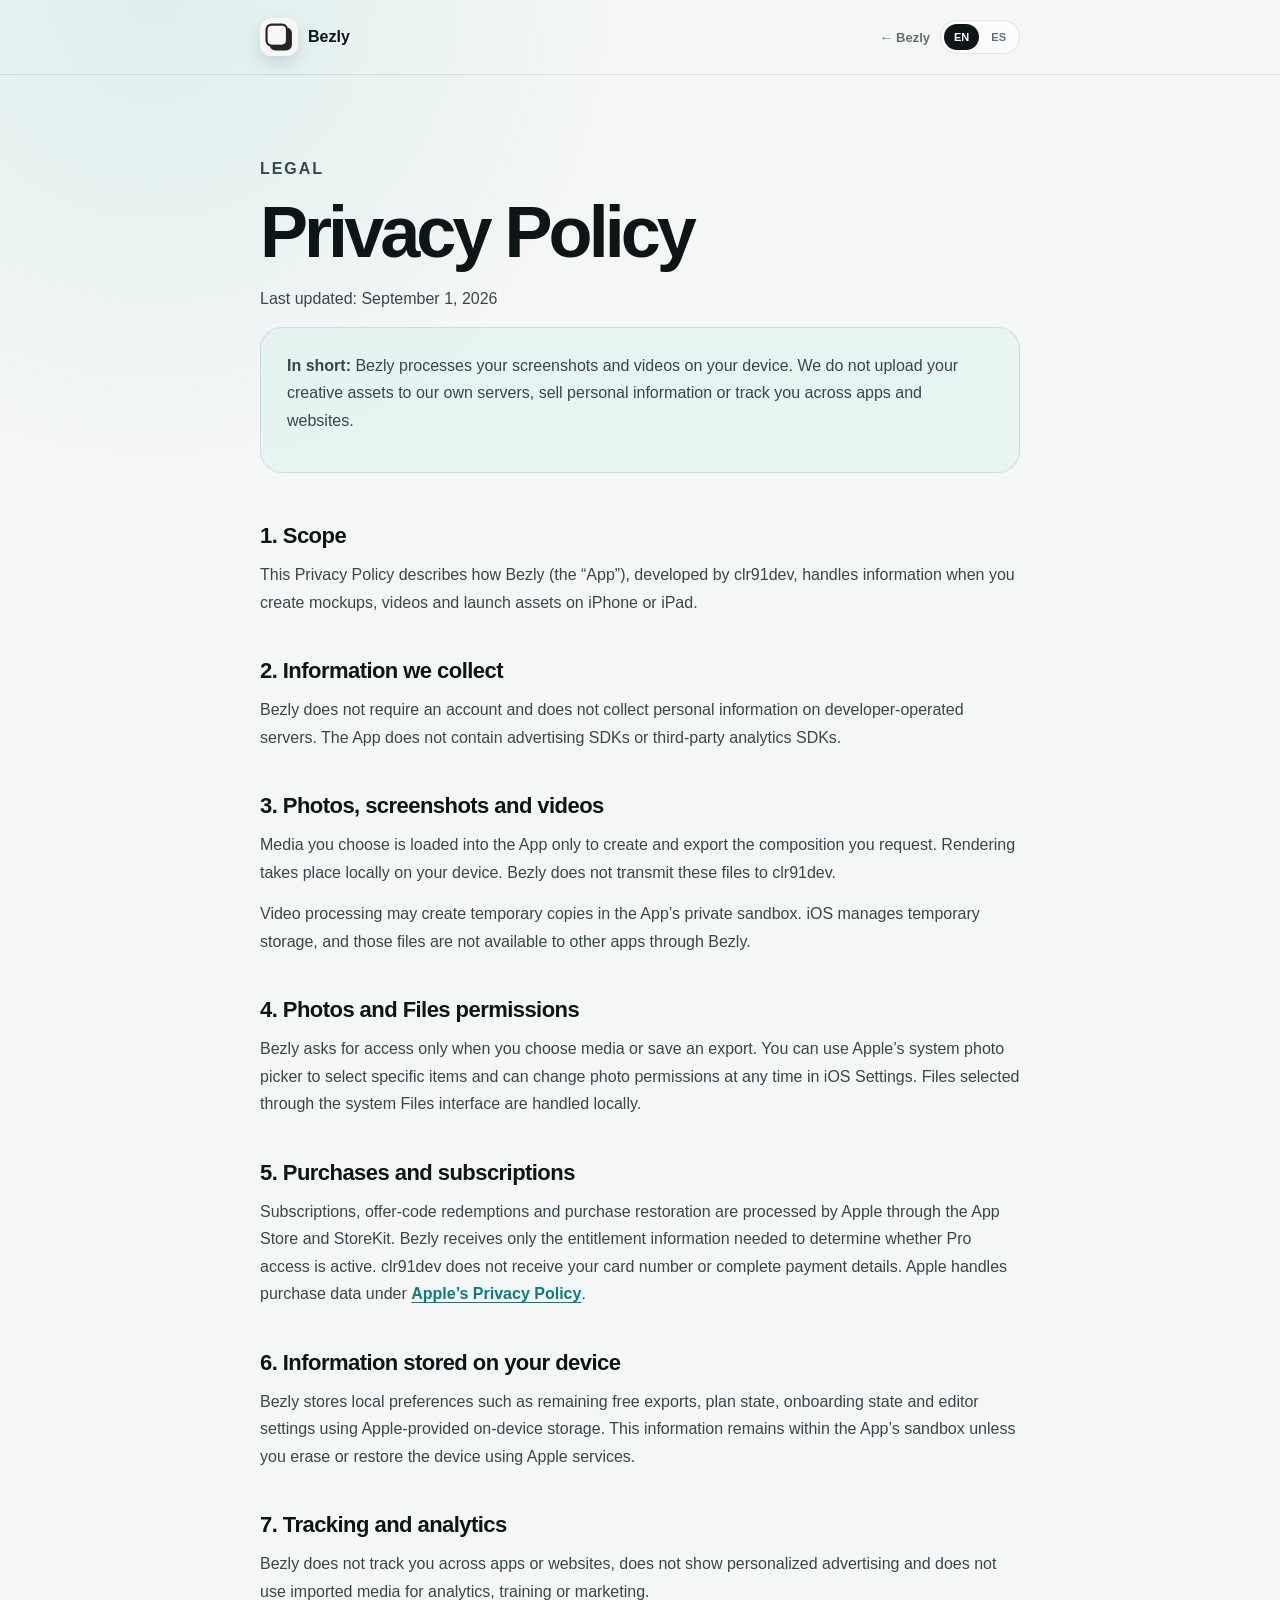
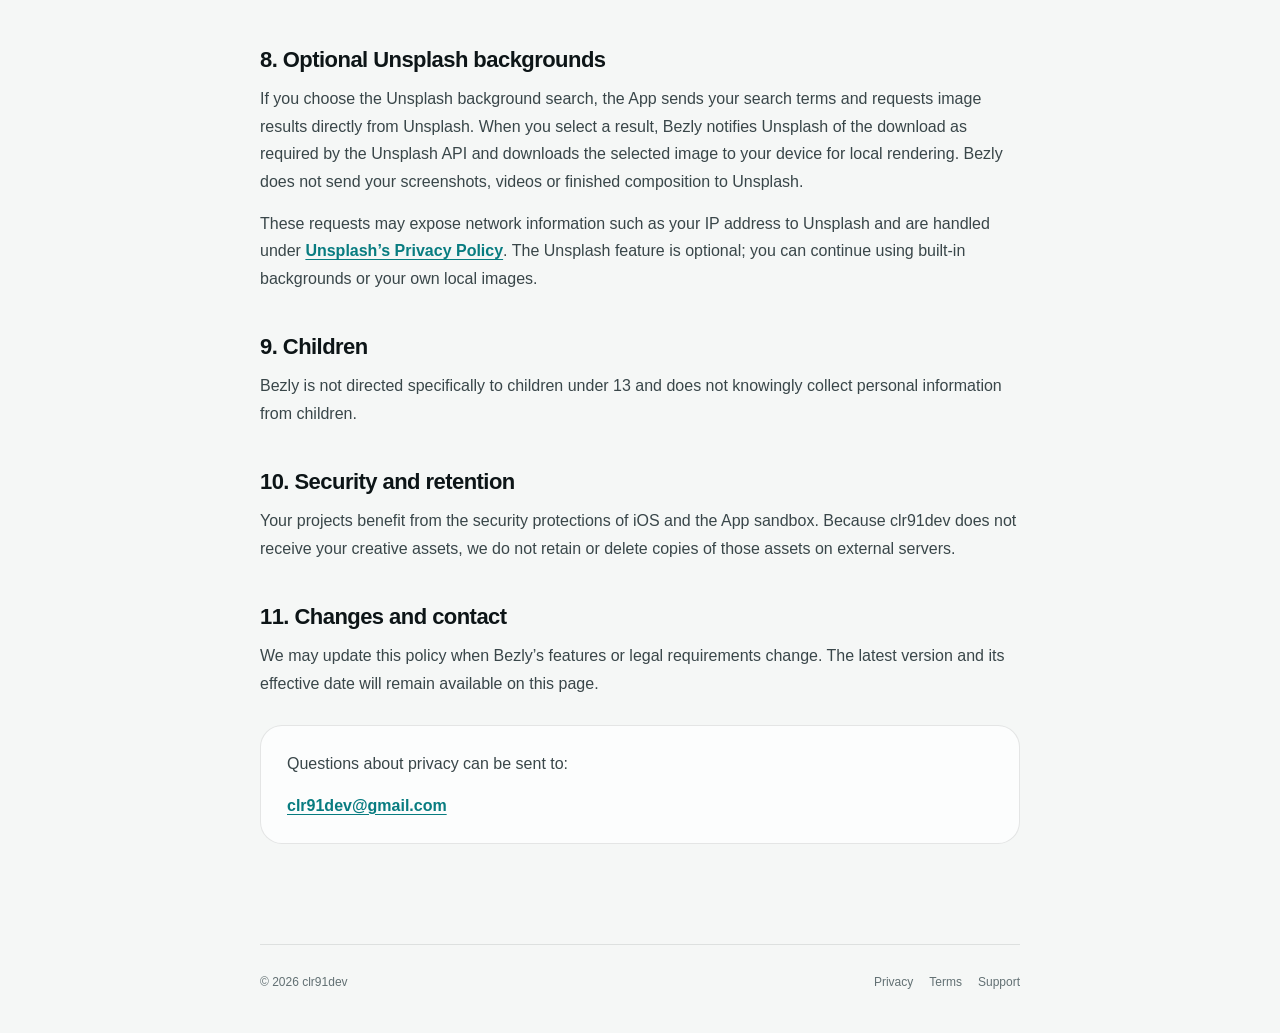
<file: bezly/privacy/index.html>
<!doctype html>
<html lang="en">
<head>
    <meta charset="utf-8">
    <meta name="viewport" content="width=device-width, initial-scale=1">
    <meta name="theme-color" content="#f5f7f6">
    <title>Bezly — Privacy Policy</title>
    <meta name="description" content="Privacy Policy for Bezly, the private mockup and launch-asset creator for iPhone.">
    <link rel="canonical" href="https://samuelclr91-del.github.io/Trackle/bezly/privacy/">
    <link rel="icon" href="../../assets/bezly-logo.png">
    <link rel="stylesheet" href="../legal.css">
</head>
<body>
    <header class="legal-header">
        <nav class="legal-nav" aria-label="Legal navigation">
            <a class="brand" href="../"><img src="../../assets/bezly-logo.png" alt=""><span>Bezly</span></a>
            <div class="nav-actions">
                <a class="back-link" href="../">← Bezly</a>
                <div class="language-switch" aria-label="Language">
                    <button type="button" class="active" data-language="en">EN</button>
                    <button type="button" data-language="es">ES</button>
                </div>
            </div>
        </nav>
    </header>

    <main class="legal-main">
        <article class="legal-copy" data-legal-language="en">
            <p class="kicker">Legal</p>
            <h1>Privacy Policy</h1>
            <p class="updated">Last updated: September 1, 2026</p>
            <div class="summary"><p><strong>In short:</strong> Bezly processes your screenshots and videos on your device. We do not upload your creative assets to our own servers, sell personal information or track you across apps and websites.</p></div>

            <h2>1. Scope</h2>
            <p>This Privacy Policy describes how Bezly (the “App”), developed by clr91dev, handles information when you create mockups, videos and launch assets on iPhone or iPad.</p>

            <h2>2. Information we collect</h2>
            <p>Bezly does not require an account and does not collect personal information on developer-operated servers. The App does not contain advertising SDKs or third-party analytics SDKs.</p>

            <h2>3. Photos, screenshots and videos</h2>
            <p>Media you choose is loaded into the App only to create and export the composition you request. Rendering takes place locally on your device. Bezly does not transmit these files to clr91dev.</p>
            <p>Video processing may create temporary copies in the App’s private sandbox. iOS manages temporary storage, and those files are not available to other apps through Bezly.</p>

            <h2>4. Photos and Files permissions</h2>
            <p>Bezly asks for access only when you choose media or save an export. You can use Apple’s system photo picker to select specific items and can change photo permissions at any time in iOS Settings. Files selected through the system Files interface are handled locally.</p>

            <h2>5. Purchases and subscriptions</h2>
            <p>Subscriptions, offer-code redemptions and purchase restoration are processed by Apple through the App Store and StoreKit. Bezly receives only the entitlement information needed to determine whether Pro access is active. clr91dev does not receive your card number or complete payment details. Apple handles purchase data under <a href="https://www.apple.com/legal/privacy/" target="_blank" rel="noopener">Apple’s Privacy Policy</a>.</p>

            <h2>6. Information stored on your device</h2>
            <p>Bezly stores local preferences such as remaining free exports, plan state, onboarding state and editor settings using Apple-provided on-device storage. This information remains within the App’s sandbox unless you erase or restore the device using Apple services.</p>

            <h2>7. Tracking and analytics</h2>
            <p>Bezly does not track you across apps or websites, does not show personalized advertising and does not use imported media for analytics, training or marketing.</p>

            <h2>8. Optional Unsplash backgrounds</h2>
            <p>If you choose the Unsplash background search, the App sends your search terms and requests image results directly from Unsplash. When you select a result, Bezly notifies Unsplash of the download as required by the Unsplash API and downloads the selected image to your device for local rendering. Bezly does not send your screenshots, videos or finished composition to Unsplash.</p>
            <p>These requests may expose network information such as your IP address to Unsplash and are handled under <a href="https://unsplash.com/privacy" target="_blank" rel="noopener">Unsplash’s Privacy Policy</a>. The Unsplash feature is optional; you can continue using built-in backgrounds or your own local images.</p>

            <h2>9. Children</h2>
            <p>Bezly is not directed specifically to children under 13 and does not knowingly collect personal information from children.</p>

            <h2>10. Security and retention</h2>
            <p>Your projects benefit from the security protections of iOS and the App sandbox. Because clr91dev does not receive your creative assets, we do not retain or delete copies of those assets on external servers.</p>

            <h2>11. Changes and contact</h2>
            <p>We may update this policy when Bezly’s features or legal requirements change. The latest version and its effective date will remain available on this page.</p>
            <div class="contact-card"><p>Questions about privacy can be sent to:</p><p><a href="mailto:clr91dev@gmail.com">clr91dev@gmail.com</a></p></div>
        </article>

        <article class="legal-copy" data-legal-language="es" hidden>
            <p class="kicker">Legal</p>
            <h1>Política de privacidad</h1>
            <p class="updated">Última actualización: 1 de septiembre de 2026</p>
            <div class="summary"><p><strong>En resumen:</strong> Bezly procesa tus capturas y vídeos en tu dispositivo. No subimos tus archivos creativos a servidores propios, no vendemos información personal ni te rastreamos entre apps y páginas web.</p></div>

            <h2>1. Alcance</h2>
            <p>Esta Política de privacidad describe cómo Bezly (la «App»), desarrollada por clr91dev, gestiona la información cuando creas mockups, vídeos y recursos de lanzamiento en iPhone o iPad.</p>

            <h2>2. Información que recopilamos</h2>
            <p>Bezly no exige crear una cuenta y no recopila información personal en servidores gestionados por el desarrollador. La App no contiene SDK de publicidad ni SDK de analítica de terceros.</p>

            <h2>3. Fotos, capturas y vídeos</h2>
            <p>Los archivos que eliges se cargan en la App únicamente para crear y exportar la composición que solicitas. El procesamiento se realiza localmente en tu dispositivo. Bezly no transmite esos archivos a clr91dev.</p>
            <p>El procesamiento de vídeo puede crear copias temporales dentro del espacio privado de la App. iOS gestiona el almacenamiento temporal y Bezly no permite que otras apps accedan a esos archivos.</p>

            <h2>4. Permisos de Fotos y Archivos</h2>
            <p>Bezly solicita acceso únicamente cuando eliges contenido o guardas una exportación. Puedes usar el selector de fotos de Apple para seleccionar elementos concretos y cambiar los permisos en cualquier momento desde Ajustes de iOS. Los archivos elegidos mediante la interfaz del sistema se procesan localmente.</p>

            <h2>5. Compras y suscripciones</h2>
            <p>Apple procesa las suscripciones, el canje de códigos y la restauración de compras mediante App Store y StoreKit. Bezly recibe únicamente la información necesaria para determinar si el acceso Pro está activo. clr91dev no recibe el número de tu tarjeta ni los datos completos del pago. Apple gestiona esos datos conforme a su <a href="https://www.apple.com/es/legal/privacy/" target="_blank" rel="noopener">Política de privacidad</a>.</p>

            <h2>6. Información almacenada en tu dispositivo</h2>
            <p>Bezly guarda localmente preferencias como las exportaciones gratuitas restantes, el estado del plan, el onboarding y los ajustes del editor mediante almacenamiento proporcionado por Apple. Esta información permanece dentro de la App salvo que borres o restaures el dispositivo utilizando servicios de Apple.</p>

            <h2>7. Seguimiento y analítica</h2>
            <p>Bezly no te rastrea entre apps o páginas web, no muestra publicidad personalizada y no utiliza los archivos importados para analítica, entrenamiento o marketing.</p>

            <h2>8. Fondos opcionales de Unsplash</h2>
            <p>Si utilizas la búsqueda de fondos de Unsplash, la App envía tus términos de búsqueda y solicita los resultados directamente a Unsplash. Cuando eliges un resultado, Bezly notifica la descarga a Unsplash, tal como exige su API, y descarga la imagen seleccionada en tu dispositivo para procesarla localmente. Bezly no envía a Unsplash tus capturas, vídeos ni la composición terminada.</p>
            <p>Estas solicitudes pueden revelar a Unsplash información de red como tu dirección IP y se gestionan conforme a la <a href="https://unsplash.com/privacy" target="_blank" rel="noopener">Política de privacidad de Unsplash</a>. Esta función es opcional; puedes continuar usando los fondos incluidos o tus propias imágenes locales.</p>

            <h2>9. Menores</h2>
            <p>Bezly no está dirigida específicamente a menores de 13 años y no recopila conscientemente información personal de menores.</p>

            <h2>10. Seguridad y conservación</h2>
            <p>Tus proyectos se benefician de las protecciones de seguridad de iOS y del espacio privado de la App. Como clr91dev no recibe tus archivos creativos, no conservamos ni eliminamos copias de ellos en servidores externos.</p>

            <h2>11. Cambios y contacto</h2>
            <p>Podemos actualizar esta política cuando cambien las funciones de Bezly o los requisitos legales. La versión más reciente y su fecha de entrada en vigor permanecerán disponibles en esta página.</p>
            <div class="contact-card"><p>Puedes enviar cualquier consulta sobre privacidad a:</p><p><a href="mailto:clr91dev@gmail.com">clr91dev@gmail.com</a></p></div>
        </article>
    </main>

    <footer class="legal-footer">
        <span>© 2026 clr91dev</span>
        <div><a href="../privacy/">Privacy</a><a href="../terms/">Terms</a><a href="../support/">Support</a></div>
    </footer>
    <script src="../legal.js"></script>
</body>
</html>
</file>
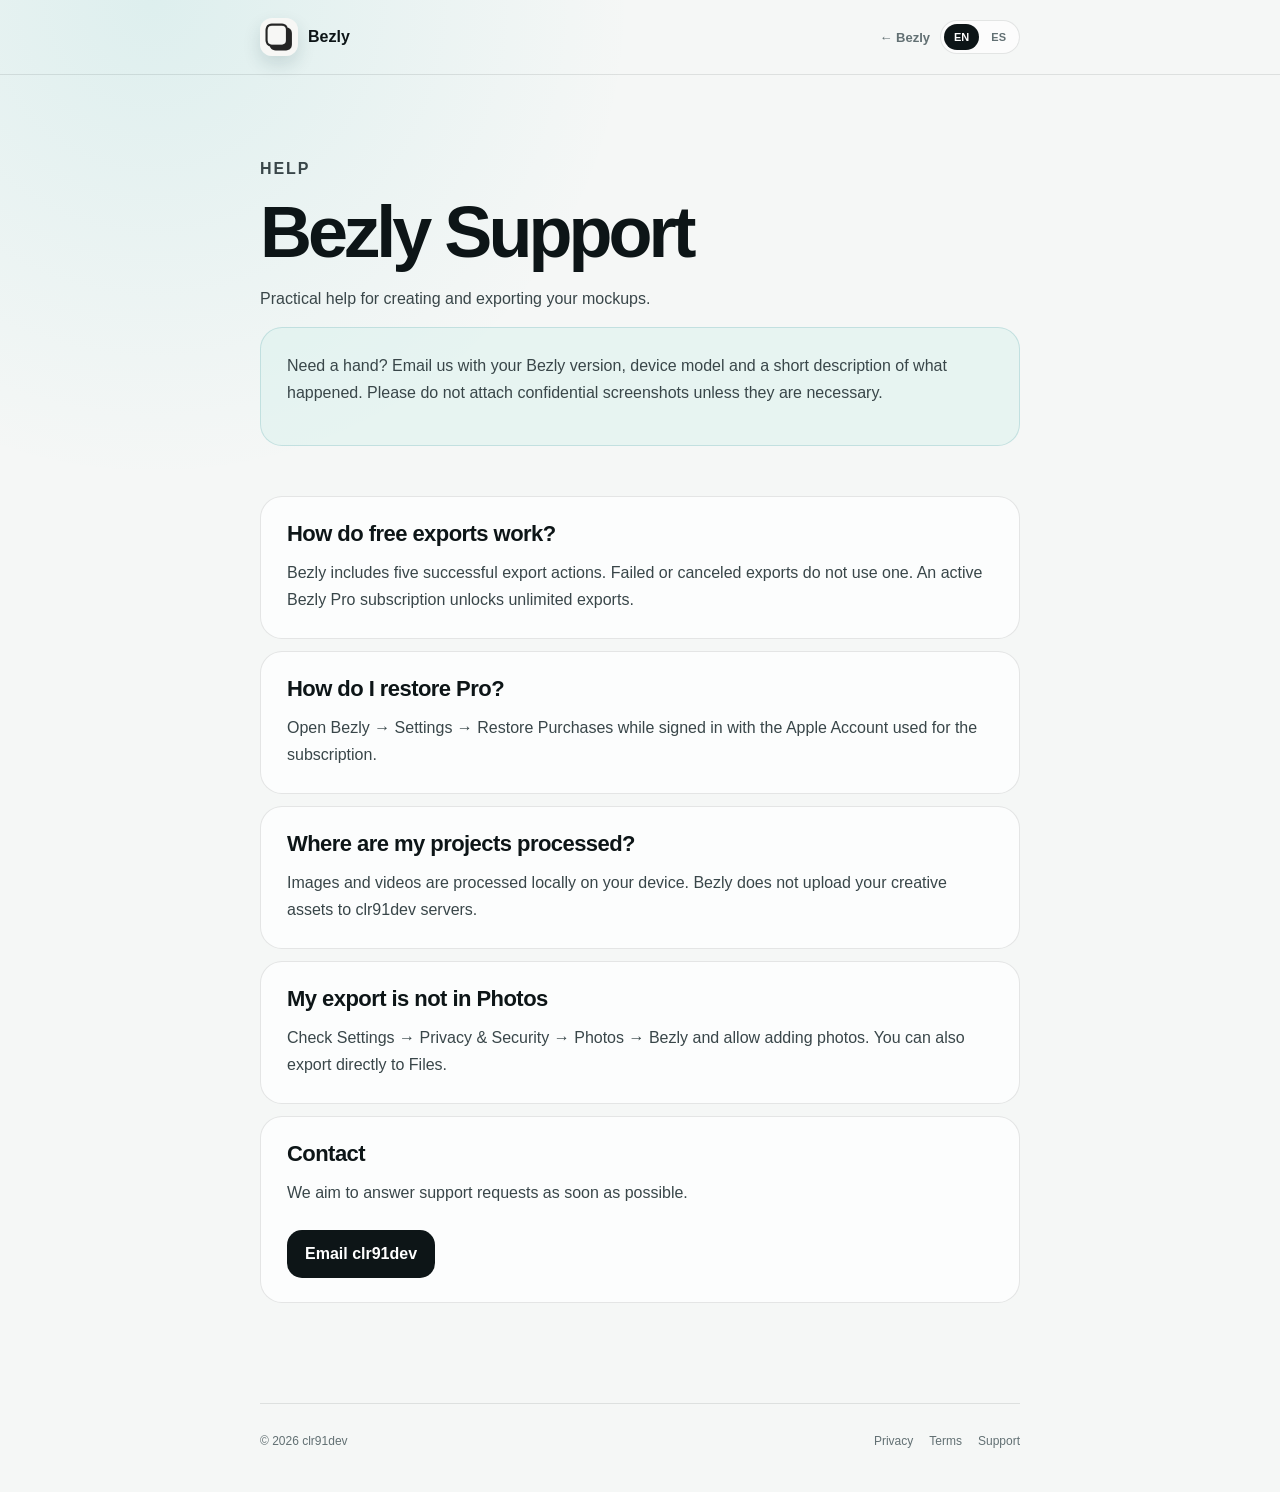
<file: bezly/support/index.html>
<!doctype html>
<html lang="en">
<head>
    <meta charset="utf-8">
    <meta name="viewport" content="width=device-width, initial-scale=1">
    <meta name="theme-color" content="#f5f7f6">
    <title>Bezly — Support</title>
    <meta name="description" content="Help, purchase restoration and contact information for Bezly.">
    <link rel="canonical" href="https://samuelclr91-del.github.io/Trackle/bezly/support/">
    <link rel="icon" href="../../assets/bezly-logo.png">
    <link rel="stylesheet" href="../legal.css">
</head>
<body>
    <header class="legal-header">
        <nav class="legal-nav" aria-label="Support navigation">
            <a class="brand" href="../"><img src="../../assets/bezly-logo.png" alt=""><span>Bezly</span></a>
            <div class="nav-actions"><a class="back-link" href="../">← Bezly</a><div class="language-switch" aria-label="Language"><button type="button" class="active" data-language="en">EN</button><button type="button" data-language="es">ES</button></div></div>
        </nav>
    </header>

    <main class="legal-main">
        <article class="legal-copy" data-legal-language="en">
            <p class="kicker">Help</p>
            <h1>Bezly Support</h1>
            <p class="updated">Practical help for creating and exporting your mockups.</p>
            <div class="summary"><p>Need a hand? Email us with your Bezly version, device model and a short description of what happened. Please do not attach confidential screenshots unless they are necessary.</p></div>
            <div class="support-grid">
                <section class="support-card"><h2>How do free exports work?</h2><p>Bezly includes five successful export actions. Failed or canceled exports do not use one. An active Bezly Pro subscription unlocks unlimited exports.</p></section>
                <section class="support-card"><h2>How do I restore Pro?</h2><p>Open Bezly → Settings → Restore Purchases while signed in with the Apple Account used for the subscription.</p></section>
                <section class="support-card"><h2>Where are my projects processed?</h2><p>Images and videos are processed locally on your device. Bezly does not upload your creative assets to clr91dev servers.</p></section>
                <section class="support-card"><h2>My export is not in Photos</h2><p>Check Settings → Privacy & Security → Photos → Bezly and allow adding photos. You can also export directly to Files.</p></section>
                <section class="support-card"><h2>Contact</h2><p>We aim to answer support requests as soon as possible.</p><a class="mail-button" href="mailto:clr91dev@gmail.com?subject=Bezly%20Support">Email clr91dev</a></section>
            </div>
        </article>

        <article class="legal-copy" data-legal-language="es" hidden>
            <p class="kicker">Ayuda</p>
            <h1>Soporte de Bezly</h1>
            <p class="updated">Ayuda práctica para crear y exportar tus mockups.</p>
            <div class="summary"><p>¿Necesitas ayuda? Escríbenos indicando la versión de Bezly, el modelo de dispositivo y una breve descripción de lo ocurrido. No adjuntes capturas confidenciales salvo que sea necesario.</p></div>
            <div class="support-grid">
                <section class="support-card"><h2>¿Cómo funcionan las exportaciones gratis?</h2><p>Bezly incluye cinco acciones de exportación completadas. Las exportaciones fallidas o canceladas no consumen ninguna. Una suscripción Bezly Pro activa desbloquea exportaciones ilimitadas.</p></section>
                <section class="support-card"><h2>¿Cómo restauro Pro?</h2><p>Abre Bezly → Ajustes → Restaurar compras utilizando la misma cuenta de Apple con la que contrataste la suscripción.</p></section>
                <section class="support-card"><h2>¿Dónde se procesan mis proyectos?</h2><p>Las imágenes y los vídeos se procesan localmente en tu dispositivo. Bezly no sube tus archivos creativos a servidores de clr91dev.</p></section>
                <section class="support-card"><h2>Mi exportación no aparece en Fotos</h2><p>Comprueba Ajustes → Privacidad y seguridad → Fotos → Bezly y permite añadir fotos. También puedes exportar directamente a Archivos.</p></section>
                <section class="support-card"><h2>Contacto</h2><p>Intentaremos responder a las solicitudes de soporte lo antes posible.</p><a class="mail-button" href="mailto:clr91dev@gmail.com?subject=Soporte%20Bezly">Escribir a clr91dev</a></section>
            </div>
        </article>
    </main>

    <footer class="legal-footer"><span>© 2026 clr91dev</span><div><a href="../privacy/">Privacy</a><a href="../terms/">Terms</a><a href="../support/">Support</a></div></footer>
    <script src="../legal.js"></script>
</body>
</html>
</file>
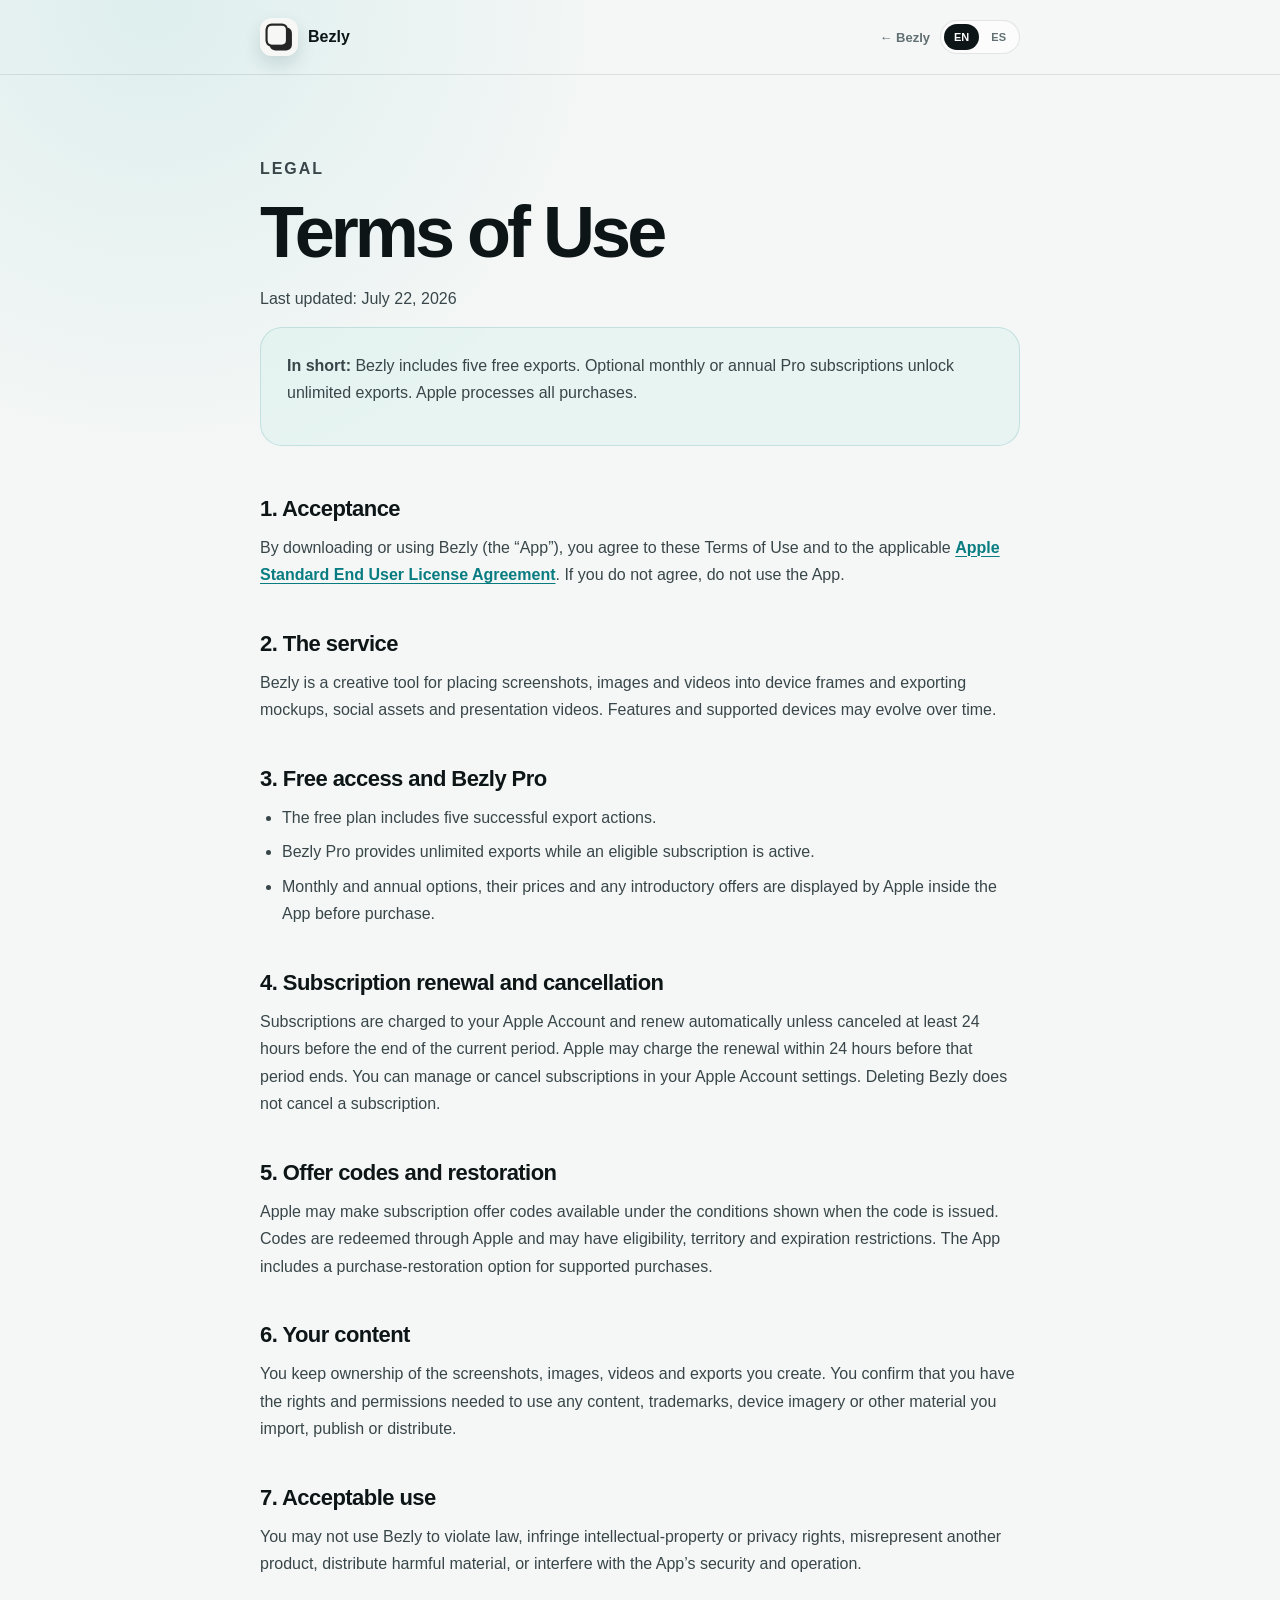
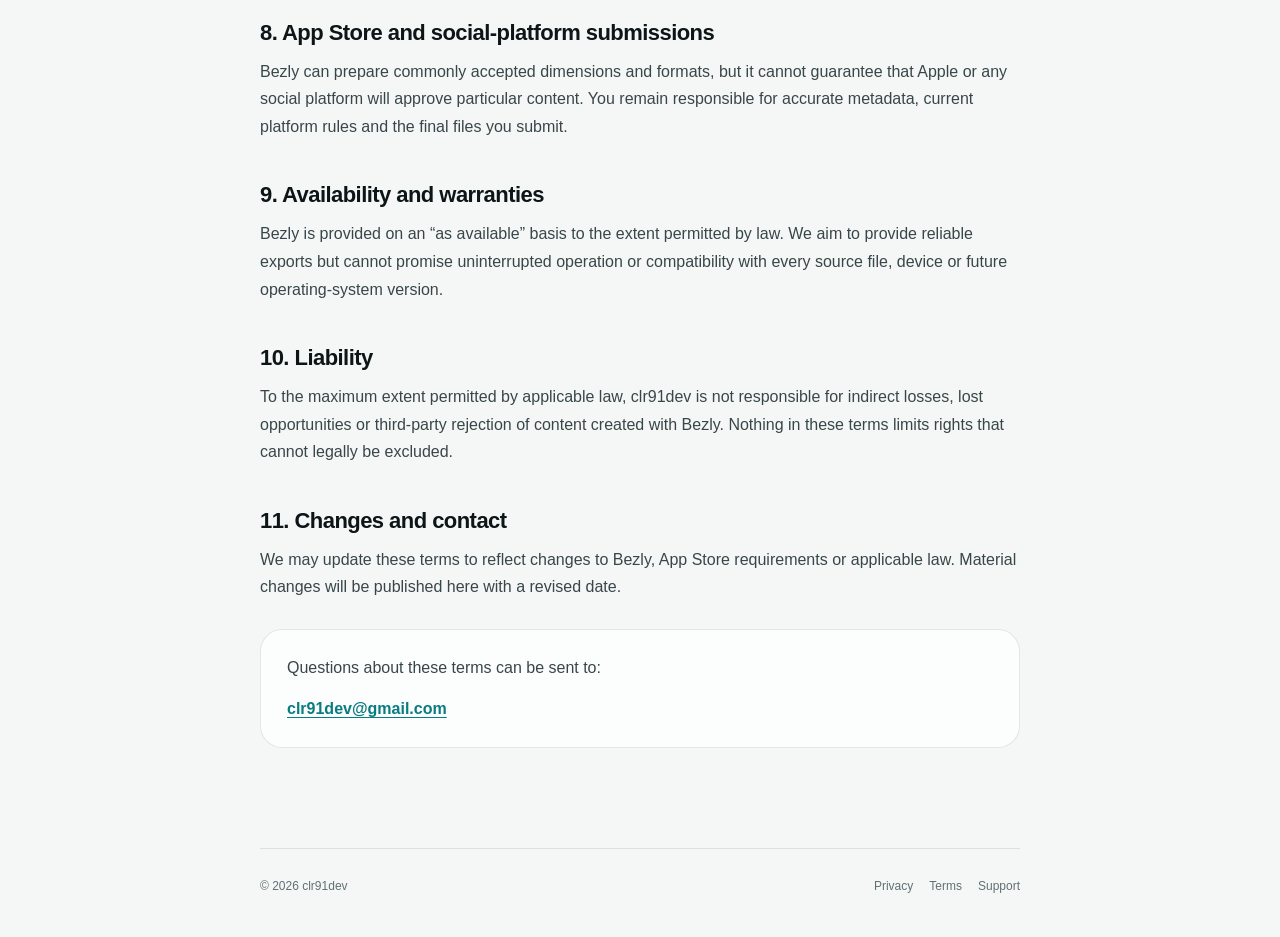
<file: bezly/terms/index.html>
<!doctype html>
<html lang="en">
<head>
    <meta charset="utf-8">
    <meta name="viewport" content="width=device-width, initial-scale=1">
    <meta name="theme-color" content="#f5f7f6">
    <title>Bezly — Terms of Use</title>
    <meta name="description" content="Terms of Use for Bezly, including free exports and Bezly Pro subscriptions.">
    <link rel="canonical" href="https://samuelclr91-del.github.io/Trackle/bezly/terms/">
    <link rel="icon" href="../../assets/bezly-logo.png">
    <link rel="stylesheet" href="../legal.css">
</head>
<body>
    <header class="legal-header">
        <nav class="legal-nav" aria-label="Legal navigation">
            <a class="brand" href="../"><img src="../../assets/bezly-logo.png" alt=""><span>Bezly</span></a>
            <div class="nav-actions"><a class="back-link" href="../">← Bezly</a><div class="language-switch" aria-label="Language"><button type="button" class="active" data-language="en">EN</button><button type="button" data-language="es">ES</button></div></div>
        </nav>
    </header>

    <main class="legal-main">
        <article class="legal-copy" data-legal-language="en">
            <p class="kicker">Legal</p>
            <h1>Terms of Use</h1>
            <p class="updated">Last updated: July 22, 2026</p>
            <div class="summary"><p><strong>In short:</strong> Bezly includes five free exports. Optional monthly or annual Pro subscriptions unlock unlimited exports. Apple processes all purchases.</p></div>

            <h2>1. Acceptance</h2>
            <p>By downloading or using Bezly (the “App”), you agree to these Terms of Use and to the applicable <a href="https://www.apple.com/legal/internet-services/itunes/dev/stdeula/" target="_blank" rel="noopener">Apple Standard End User License Agreement</a>. If you do not agree, do not use the App.</p>

            <h2>2. The service</h2>
            <p>Bezly is a creative tool for placing screenshots, images and videos into device frames and exporting mockups, social assets and presentation videos. Features and supported devices may evolve over time.</p>

            <h2>3. Free access and Bezly Pro</h2>
            <ul><li>The free plan includes five successful export actions.</li><li>Bezly Pro provides unlimited exports while an eligible subscription is active.</li><li>Monthly and annual options, their prices and any introductory offers are displayed by Apple inside the App before purchase.</li></ul>

            <h2>4. Subscription renewal and cancellation</h2>
            <p>Subscriptions are charged to your Apple Account and renew automatically unless canceled at least 24 hours before the end of the current period. Apple may charge the renewal within 24 hours before that period ends. You can manage or cancel subscriptions in your Apple Account settings. Deleting Bezly does not cancel a subscription.</p>

            <h2>5. Offer codes and restoration</h2>
            <p>Apple may make subscription offer codes available under the conditions shown when the code is issued. Codes are redeemed through Apple and may have eligibility, territory and expiration restrictions. The App includes a purchase-restoration option for supported purchases.</p>

            <h2>6. Your content</h2>
            <p>You keep ownership of the screenshots, images, videos and exports you create. You confirm that you have the rights and permissions needed to use any content, trademarks, device imagery or other material you import, publish or distribute.</p>

            <h2>7. Acceptable use</h2>
            <p>You may not use Bezly to violate law, infringe intellectual-property or privacy rights, misrepresent another product, distribute harmful material, or interfere with the App’s security and operation.</p>

            <h2>8. App Store and social-platform submissions</h2>
            <p>Bezly can prepare commonly accepted dimensions and formats, but it cannot guarantee that Apple or any social platform will approve particular content. You remain responsible for accurate metadata, current platform rules and the final files you submit.</p>

            <h2>9. Availability and warranties</h2>
            <p>Bezly is provided on an “as available” basis to the extent permitted by law. We aim to provide reliable exports but cannot promise uninterrupted operation or compatibility with every source file, device or future operating-system version.</p>

            <h2>10. Liability</h2>
            <p>To the maximum extent permitted by applicable law, clr91dev is not responsible for indirect losses, lost opportunities or third-party rejection of content created with Bezly. Nothing in these terms limits rights that cannot legally be excluded.</p>

            <h2>11. Changes and contact</h2>
            <p>We may update these terms to reflect changes to Bezly, App Store requirements or applicable law. Material changes will be published here with a revised date.</p>
            <div class="contact-card"><p>Questions about these terms can be sent to:</p><p><a href="mailto:clr91dev@gmail.com">clr91dev@gmail.com</a></p></div>
        </article>

        <article class="legal-copy" data-legal-language="es" hidden>
            <p class="kicker">Legal</p>
            <h1>Términos de uso</h1>
            <p class="updated">Última actualización: 22 de julio de 2026</p>
            <div class="summary"><p><strong>En resumen:</strong> Bezly incluye cinco exportaciones gratuitas. Las suscripciones Pro mensual o anual son opcionales y desbloquean exportaciones ilimitadas. Apple procesa todas las compras.</p></div>

            <h2>1. Aceptación</h2>
            <p>Al descargar o utilizar Bezly (la «App»), aceptas estos Términos de uso y el <a href="https://www.apple.com/legal/internet-services/itunes/dev/stdeula/" target="_blank" rel="noopener">Contrato de licencia estándar de Apple</a> aplicable. Si no estás de acuerdo, no utilices la App.</p>

            <h2>2. El servicio</h2>
            <p>Bezly es una herramienta creativa para colocar capturas, imágenes y vídeos dentro de marcos de dispositivos y exportar mockups, assets sociales y vídeos de presentación. Las funciones y los dispositivos compatibles pueden evolucionar.</p>

            <h2>3. Acceso gratuito y Bezly Pro</h2>
            <ul><li>El plan gratuito incluye cinco acciones de exportación completadas correctamente.</li><li>Bezly Pro ofrece exportaciones ilimitadas mientras exista una suscripción válida.</li><li>Apple muestra dentro de la App las opciones mensual y anual, sus precios y cualquier oferta introductoria antes de comprar.</li></ul>

            <h2>4. Renovación y cancelación</h2>
            <p>Las suscripciones se cobran en tu cuenta de Apple y se renuevan automáticamente salvo que las canceles al menos 24 horas antes del final del periodo en curso. Apple puede efectuar el cargo de renovación durante las 24 horas anteriores. Puedes gestionar o cancelar la suscripción desde los ajustes de tu cuenta de Apple. Eliminar Bezly no cancela la suscripción.</p>

            <h2>5. Códigos y restauración</h2>
            <p>Apple puede ofrecer códigos para suscripciones conforme a las condiciones mostradas al emitirlos. Los códigos se canjean mediante Apple y pueden tener restricciones de elegibilidad, territorio y caducidad. La App incluye una opción para restaurar las compras compatibles.</p>

            <h2>6. Tu contenido</h2>
            <p>Mantienes la propiedad de las capturas, imágenes, vídeos y exportaciones que creas. Confirmas que dispones de los derechos y permisos necesarios sobre cualquier contenido, marca, imagen de dispositivo u otro material que importes, publiques o distribuyas.</p>

            <h2>7. Uso aceptable</h2>
            <p>No puedes utilizar Bezly para infringir la ley, vulnerar derechos de propiedad intelectual o privacidad, falsear otro producto, distribuir material dañino o interferir con la seguridad y funcionamiento de la App.</p>

            <h2>8. Envíos a App Store y redes sociales</h2>
            <p>Bezly puede preparar dimensiones y formatos habitualmente aceptados, pero no puede garantizar que Apple o una red social aprueben un contenido concreto. Eres responsable de la exactitud de los metadatos, las normas vigentes y los archivos finales que envías.</p>

            <h2>9. Disponibilidad y garantías</h2>
            <p>Bezly se proporciona «según disponibilidad» en la medida permitida por la ley. Procuramos ofrecer exportaciones fiables, pero no garantizamos un funcionamiento ininterrumpido ni compatibilidad con todos los archivos, dispositivos o futuras versiones del sistema operativo.</p>

            <h2>10. Responsabilidad</h2>
            <p>En la máxima medida permitida por la ley, clr91dev no responde por pérdidas indirectas, oportunidades perdidas o el rechazo por terceros de contenido creado con Bezly. Nada de lo dispuesto aquí limita derechos que legalmente no puedan excluirse.</p>

            <h2>11. Cambios y contacto</h2>
            <p>Podemos actualizar estos términos para reflejar cambios en Bezly, en los requisitos de App Store o en la legislación aplicable. Los cambios relevantes se publicarán aquí con una nueva fecha.</p>
            <div class="contact-card"><p>Puedes enviar cualquier consulta sobre estos términos a:</p><p><a href="mailto:clr91dev@gmail.com">clr91dev@gmail.com</a></p></div>
        </article>
    </main>

    <footer class="legal-footer"><span>© 2026 clr91dev</span><div><a href="../privacy/">Privacy</a><a href="../terms/">Terms</a><a href="../support/">Support</a></div></footer>
    <script src="../legal.js"></script>
</body>
</html>
</file>
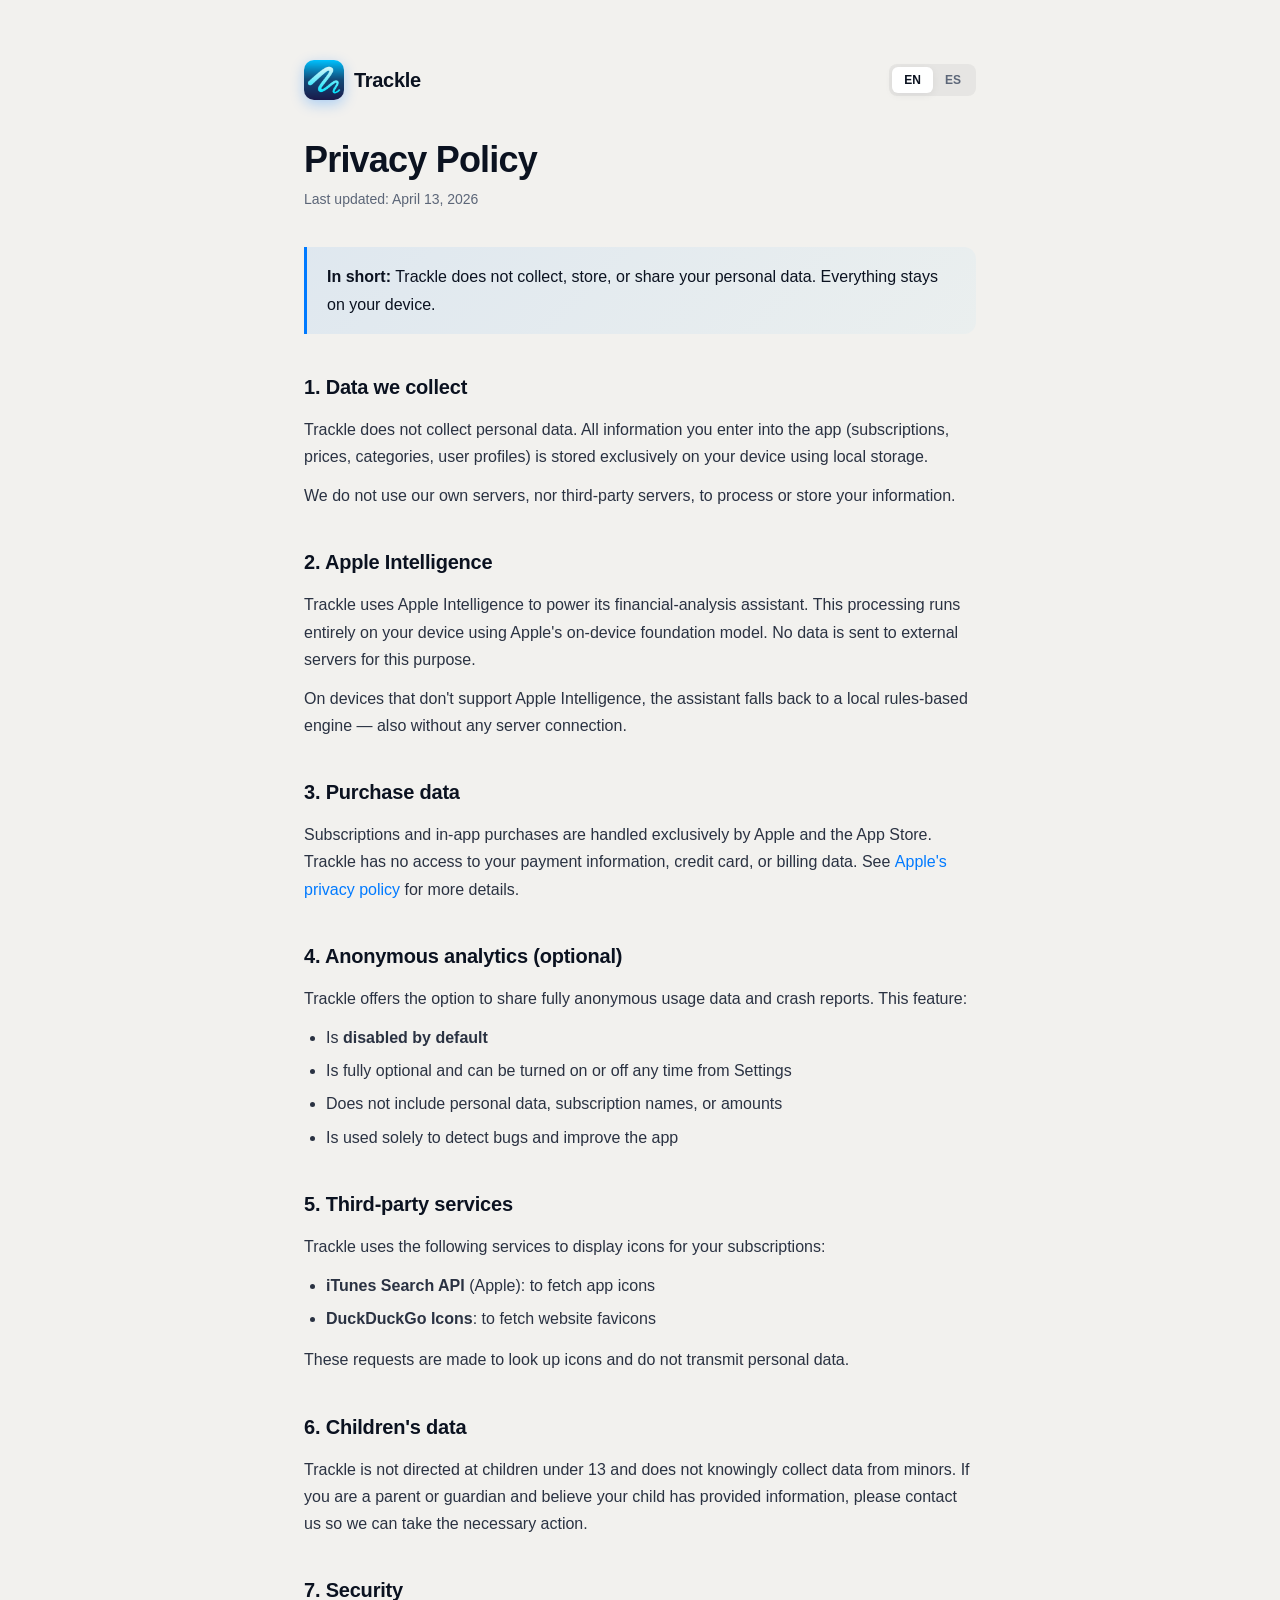
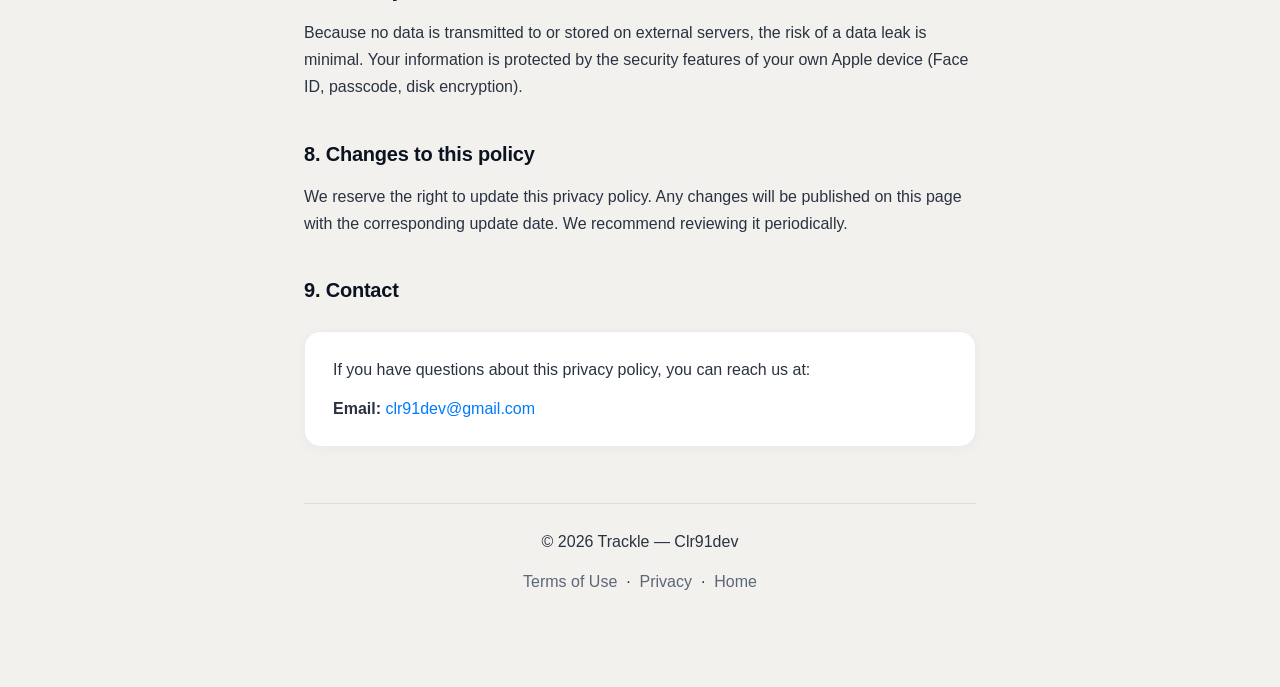
<file: privacy.html>
<!DOCTYPE html>
<html lang="en">
<head>
    <meta charset="UTF-8">
    <meta name="viewport" content="width=device-width, initial-scale=1.0">
    <meta http-equiv="refresh" content="0; url=./privacy/">
    <link rel="canonical" href="./privacy/">
    <title>Trackle — Privacy Policy</title>
    <style>
        body {
            font-family: -apple-system, BlinkMacSystemFont, "SF Pro Text", "Helvetica Neue", sans-serif;
            min-height: 100vh;
            display: grid;
            place-items: center;
            margin: 0;
            background: #F2F1EE;
            color: #0B1220;
        }
        a { color: #007AFF; }
    </style>
</head>
<body>
    <p>Opening <a href="./privacy/">Trackle Privacy Policy</a>...</p>
</body>
</html>
</file>
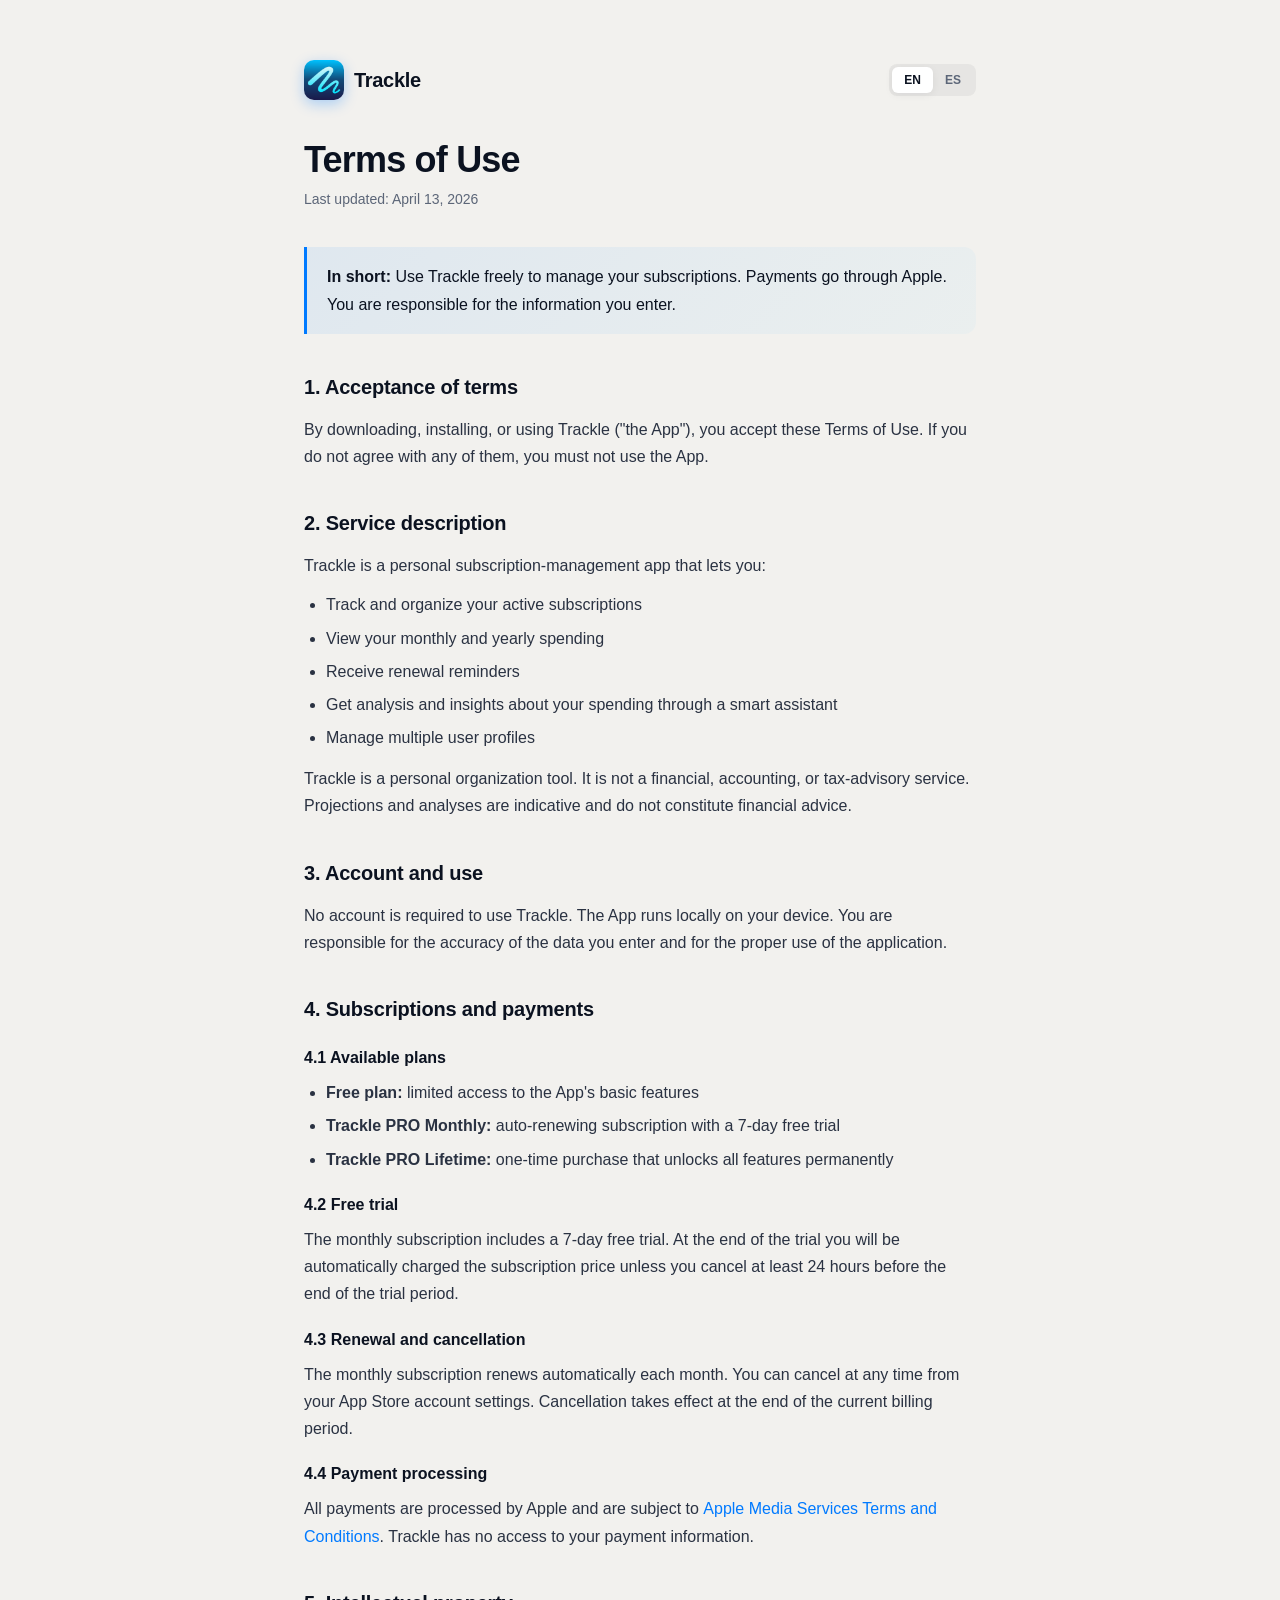
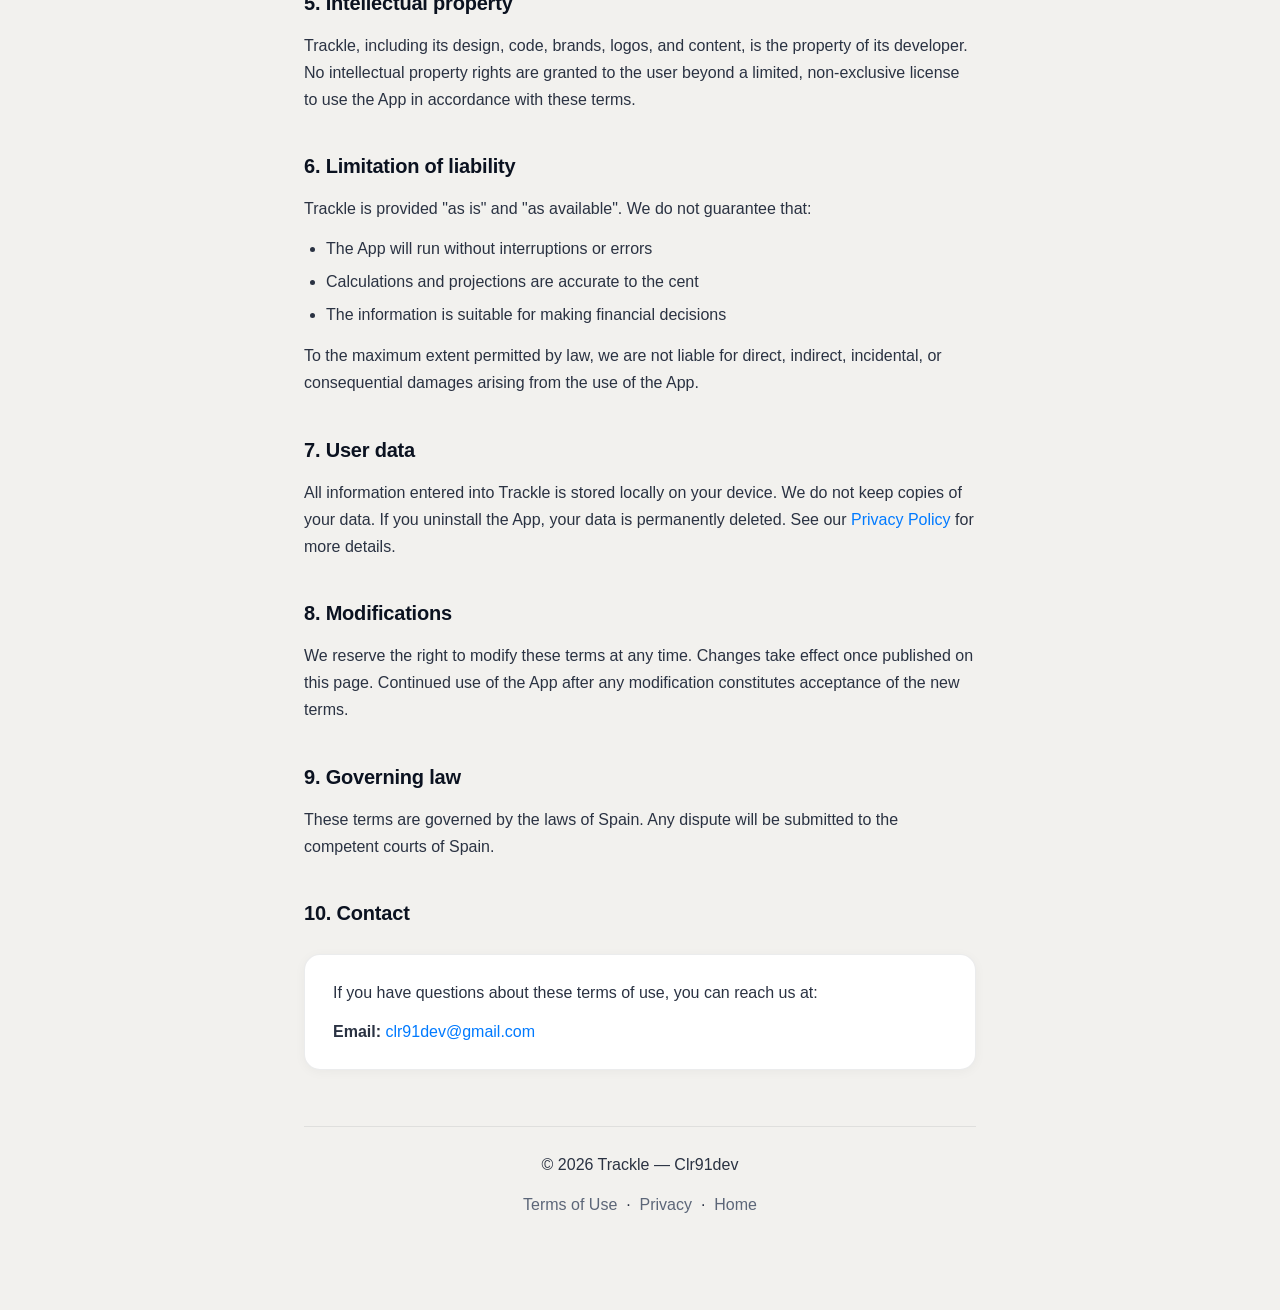
<file: terms.html>
<!DOCTYPE html>
<html lang="en">
<head>
    <meta charset="UTF-8">
    <meta name="viewport" content="width=device-width, initial-scale=1.0">
    <meta http-equiv="refresh" content="0; url=./terms/">
    <link rel="canonical" href="./terms/">
    <title>Trackle — Terms of Use</title>
    <style>
        body {
            font-family: -apple-system, BlinkMacSystemFont, "SF Pro Text", "Helvetica Neue", sans-serif;
            min-height: 100vh;
            display: grid;
            place-items: center;
            margin: 0;
            background: #F2F1EE;
            color: #0B1220;
        }
        a { color: #007AFF; }
    </style>
</head>
<body>
    <p>Opening <a href="./terms/">Trackle Terms of Use</a>...</p>
</body>
</html>
</file>
<file: assets/brand-system.css>
/* Shared portfolio language. Each app keeps its own accent and product imagery. */
:root {
  --site-ink: #111;
  --site-muted: #6b6b6b;
  --site-line: #dedfdb;
  --site-paper: #fff;
  --site-soft: #f7f7f5;
  --site-width: 1380px;
}

.portfolio-home,
.trackle-site,
body.bezly-showcase {
  font-family: -apple-system, BlinkMacSystemFont, "SF Pro Display", "Helvetica Neue", Arial, sans-serif;
  -webkit-font-smoothing: antialiased;
  text-rendering: optimizeLegibility;
}

.portfolio-home .site-header,
.trackle-site .site-header,
body.bezly-showcase .bezly-nav {
  height: 76px;
  min-height: 76px;
  border-bottom: 1px solid var(--site-line);
  background: #fff;
  backdrop-filter: none;
  -webkit-backdrop-filter: none;
}

.portfolio-home .brand img,
.trackle-site .home-link img,
body.bezly-showcase .brand img {
  width: 40px;
  height: 40px;
  border-radius: 0;
  flex: none;
}

.trackle-site .header-inner,
body.bezly-showcase .bezly-nav {
  max-width: var(--site-width);
  margin-inline: auto;
  padding-inline: 42px;
}

.trackle-site .home-link,
body.bezly-showcase .brand {
  min-height: 40px;
  padding: 0;
  border: 0;
  background: none;
  color: var(--site-ink);
  font-size: 14px;
  font-weight: 800;
  letter-spacing: -.025em;
}

.trackle-site .home-link:hover,
.trackle-site .home-link:focus-visible {
  border: 0;
  background: none;
  color: var(--site-ink);
  transform: none;
}

.trackle-site .home-link-label { white-space: nowrap; }
.trackle-site .trackle-brand img { width: 34px; height: 34px; border-radius: 9px; }
.trackle-site .trackle-brand,
body.bezly-showcase .current-app {
  color: var(--site-ink);
  font-size: 14px;
  font-weight: 750;
  letter-spacing: -.02em;
}

.trackle-site .header-divider,
body.bezly-showcase .header-divider {
  width: 1px;
  height: 25px;
  flex: none;
  background: var(--site-line);
}

.portfolio-home .desktop-nav a,
.trackle-site .desktop-nav a,
body.bezly-showcase .nav-links a {
  color: #32393e;
  font-size: 11px;
  font-weight: 750;
  letter-spacing: .14em;
  text-transform: uppercase;
}

.portfolio-home .language button,
.trackle-site .language button,
body.bezly-showcase .language-switcher button {
  font-size: 11px;
  font-weight: 800;
  letter-spacing: .1em;
}

.trackle-site .header-download,
body.bezly-showcase .nav-actions .button {
  min-height: 40px;
  padding-inline: 18px;
  border: 1px solid var(--site-ink);
  border-radius: 999px;
  background: var(--site-ink);
  color: white !important;
  font-size: 11px;
  font-weight: 800;
  letter-spacing: .11em;
  text-transform: uppercase;
}

.trackle-site .header-download:hover,
body.bezly-showcase .nav-actions .button:hover {
  background: white;
  color: var(--site-ink) !important;
}

/* The app pages share the home page's black, white and quiet-rule vocabulary. */
.trackle-site {
  --ink: var(--site-ink);
  --quiet: var(--site-muted);
  --max: var(--site-width);
  --radius-large: 28px;
  --radius-medium: 20px;
}

.trackle-site .site-header { background: #fff; }
.trackle-site .hero { background: #fff; }
.trackle-site .hero h1,
.trackle-site h2 { letter-spacing: -.06em; }
.trackle-site .eyebrow,
.trackle-site .section-label { letter-spacing: .18em; }
.trackle-site .header-brand-group { gap: 12px; }
.trackle-site .footer-inner { border-top: 1px solid var(--site-line); }
.trackle-site .hero-visual::before,
.trackle-site .feature-media::before,
.trackle-site .privacy-mark { display: none; }
.trackle-site .hero-ipad,
.trackle-site .hero-iphone,
.trackle-site .feature-media img,
.trackle-site .devices-ipad,
.trackle-site .devices-phone { filter: none; transform: none; animation: none !important; }
.trackle-site [data-reveal],
.trackle-site [data-reveal].is-visible { opacity: 1; transform: none; transition: none; }
.trackle-site .hero-notes span::before { background: var(--site-ink); }
.trackle-site .eyebrow,
.trackle-site .section-label,
.trackle-site .feature-number,
.trackle-site .signal-strip span,
.trackle-site .privacy-points span { color: var(--site-muted); }
.trackle-site .problem,
.trackle-site .privacy { background: #151515; }
.trackle-site .problem { margin-top: 100px; }
.trackle-site .renewal-stack { border-radius: 0; box-shadow: none; backdrop-filter: none; }
.trackle-site .renewal-card { border-radius: 0; }
.trackle-site .renewal-card:nth-child(2) { transform: none; }
.trackle-site .service-icon { box-shadow: none; }
.trackle-site .feature {
  --feature-bg: #f7f7f5;
  --feature-accent: #333;
  margin-top: 0;
  border-top: 1px solid var(--site-line);
  border-radius: 0;
  background: #fff;
}
.trackle-site .feature:last-of-type { border-bottom: 1px solid var(--site-line); }
.trackle-site .feature-copy li::before { background: #f0f0ed; color: var(--site-ink); }
.trackle-site .devices { border-block: 1px solid var(--site-line); background: #f7f7f5; }
.trackle-site .device-badges span { background: #fff; color: var(--site-ink); }
.trackle-site .final-cta { min-height: 580px; background: #151515; }
.trackle-site .final-icon { box-shadow: none; }
.trackle-site .button,
.trackle-site .header-download { transition: background .15s ease, color .15s ease; }
.trackle-site .button:hover,
.trackle-site .button:focus-visible { transform: none; }
.trackle-site .button-primary:hover,
.trackle-site .button-primary:focus-visible { border-color: #333; background: #333; }
.trackle-site .button-light { color: #111; }

/* Bezly uses the same light canvas and dark type; warm yellow stays an accent. */
body.bezly-showcase {
  --bg: #fff;
  --surface: #f7f7f5;
  --surface-raised: #fff;
  --text: var(--site-ink);
  --muted: var(--site-muted);
  --line: var(--site-line);
  --line-strong: #c9cecb;
  --accent: #111;
  --accent-dark: #111;
  --page-width: var(--site-width);
  color-scheme: light;
  background: #fff;
  color: var(--site-ink);
}

body.bezly-showcase .bezly-nav { max-width: none; }
body.bezly-showcase .nav-links { color: var(--site-muted); }
body.bezly-showcase .language-switcher {
  border: 0;
  border-radius: 0;
  background: none;
}
body.bezly-showcase .language-switcher button.active {
  background: none;
  text-decoration: underline;
  text-underline-offset: 4px;
}
body.bezly-showcase .eyebrow { color: var(--site-muted); letter-spacing: .18em; }
body.bezly-showcase .button {
  border: 1px solid var(--site-ink);
  border-radius: 999px;
  background: var(--site-ink);
  color: white !important;
  font-size: 12px;
  font-weight: 750;
}
body.bezly-showcase .button:hover { background: #2c3944; }
body.bezly-showcase .showcase-hero { min-height: 730px; }
body.bezly-showcase .hero-ipad,
body.bezly-showcase .hero-iphone,
body.bezly-showcase .ipad-shot,
body.bezly-showcase .iphone-shot {
  border-color: rgba(16, 25, 35, .12);
  box-shadow: none;
}
body.bezly-showcase .feature-card span { color: var(--site-ink); }
body.bezly-showcase .feature-card:nth-child(2) span,
body.bezly-showcase .feature-card:nth-child(5) span { color: var(--site-ink); }
body.bezly-showcase .privacy-mark {
  border-radius: 0;
  background: #f7f7f5;
  color: #111;
}
body.bezly-showcase .bezly-footer { padding-block: 42px 58px; }
body.bezly-showcase .eyebrow { color: var(--site-muted); }
body.bezly-showcase .brand img { border-radius: 0; }
body.bezly-showcase .app-identity img { border-radius: 8px; }
body.bezly-showcase .hero-ipad,
body.bezly-showcase .hero-iphone,
body.bezly-showcase .ipad-shot,
body.bezly-showcase .iphone-shot { background: #fff; }
body.bezly-showcase .button,
body.bezly-showcase .nav-actions .button { transition: background .15s ease, color .15s ease; }
body.bezly-showcase .button:hover { transform: none; background: #333; }

@media (max-width: 900px) {
  .trackle-site .header-inner,
  body.bezly-showcase .bezly-nav { padding-inline: 20px; }
  body.bezly-showcase .current-app,
  body.bezly-showcase .header-divider { display: none; }
}

@media (max-width: 640px) {
  .portfolio-home .site-header,
  .trackle-site .site-header,
  body.bezly-showcase .bezly-nav { height: 66px; min-height: 66px; }
  .trackle-site .header-inner,
  body.bezly-showcase .bezly-nav { padding-inline: 16px; }
  .trackle-site .home-link { width: 38px; min-height: 38px; }
  .trackle-site .home-link-label,
  .trackle-site .header-divider { display: none; }
  body.bezly-showcase .brand span { display: inline; font-size: 13px; }
  body.bezly-showcase .language-switcher { padding: 0; }
}

@media (prefers-reduced-motion: reduce) {
  .trackle-site *,
  body.bezly-showcase * { scroll-behavior: auto; }
}
</file>
<file: bezly/legal.css>
:root {
    --ink: #0d1517;
    --muted: #627073;
    --line: rgba(13, 21, 23, 0.1);
    --paper: #f5f7f6;
    --accent: #087c80;
}

* { box-sizing: border-box; }
body {
    margin: 0;
    background: radial-gradient(circle at 12% 0%, rgba(15,167,167,.1), transparent 30rem), var(--paper);
    color: var(--ink);
    font-family: -apple-system, BlinkMacSystemFont, "SF Pro Display", "Helvetica Neue", sans-serif;
    -webkit-font-smoothing: antialiased;
}
a { color: inherit; }
.legal-header { padding: 18px 0; border-bottom: 1px solid var(--line); }
.legal-nav,
.legal-main,
.legal-footer {
    width: min(760px, calc(100% - 36px));
    margin-inline: auto;
}
.legal-nav { display: flex; align-items: center; justify-content: space-between; gap: 20px; }
.brand { display: flex; align-items: center; gap: 10px; text-decoration: none; font-size: 16px; font-weight: 760; }
.brand img { width: 38px; height: 38px; border-radius: 12px; box-shadow: 0 8px 18px rgba(15,58,64,.14); }
.nav-actions { display: flex; align-items: center; gap: 10px; }
.back-link { color: var(--muted); font-size: 13px; font-weight: 650; text-decoration: none; }
.language-switch { display: flex; gap: 2px; padding: 3px; border: 1px solid var(--line); border-radius: 999px; background: rgba(255,255,255,.65); }
.language-switch button { border: 0; padding: 7px 10px; border-radius: 999px; color: var(--muted); background: transparent; font: inherit; font-size: 11px; font-weight: 780; cursor: pointer; }
.language-switch button.active { color: white; background: var(--ink); }
.legal-main { padding-block: 80px 100px; }
.kicker { margin: 0 0 18px; color: var(--accent); font-size: 12px; font-weight: 780; letter-spacing: .12em; text-transform: uppercase; }
h1 { max-width: 680px; margin: 0 0 18px; font-size: clamp(46px, 8vw, 72px); line-height: .98; letter-spacing: -.055em; }
.updated { margin: 0 0 38px; color: var(--muted); font-size: 13px; }
.summary { margin-bottom: 50px; padding: 24px 26px; border: 1px solid rgba(8,124,128,.16); border-radius: 22px; background: rgba(220,241,237,.56); }
.summary p { margin: 0; color: #284649; font-size: 16px; line-height: 1.6; }
.legal-copy h2 { margin: 42px 0 12px; font-size: 22px; letter-spacing: -.025em; }
.legal-copy h3 { margin: 26px 0 8px; font-size: 17px; letter-spacing: -.015em; }
.legal-copy p,
.legal-copy li { color: #394649; font-size: 16px; line-height: 1.72; }
.legal-copy p { margin: 0 0 14px; }
.legal-copy ul { margin: 0 0 16px; padding-left: 22px; }
.legal-copy li { margin-bottom: 7px; }
.legal-copy a { color: var(--accent); font-weight: 650; text-decoration-thickness: 1px; text-underline-offset: 3px; }
.contact-card { margin-top: 28px; padding: 24px 26px; border: 1px solid var(--line); border-radius: 22px; background: rgba(255,255,255,.72); }
.contact-card p:last-child { margin-bottom: 0; }
.support-grid { display: grid; gap: 12px; margin-top: 34px; }
.support-card { padding: 24px 26px; border: 1px solid var(--line); border-radius: 22px; background: rgba(255,255,255,.72); }
.support-card h2 { margin-top: 0; }
.support-card p:last-child { margin-bottom: 0; }
.mail-button { display: inline-flex; min-height: 48px; align-items: center; justify-content: center; margin-top: 10px; padding: 0 18px; border-radius: 15px; color: white !important; background: var(--ink); text-decoration: none; }
.legal-footer { display: flex; justify-content: space-between; gap: 24px; padding: 30px 0 44px; border-top: 1px solid var(--line); color: var(--muted); font-size: 12px; }
.legal-footer div { display: flex; gap: 16px; flex-wrap: wrap; }
.legal-footer a { text-decoration: none; }
[hidden] { display: none !important; }

@media (max-width: 620px) {
    .legal-header { padding: 12px 0; }
    .back-link { display: none; }
    .legal-main { padding-block: 58px 78px; }
    .summary { padding: 20px; }
    .legal-footer { flex-direction: column; }
}
</file>
